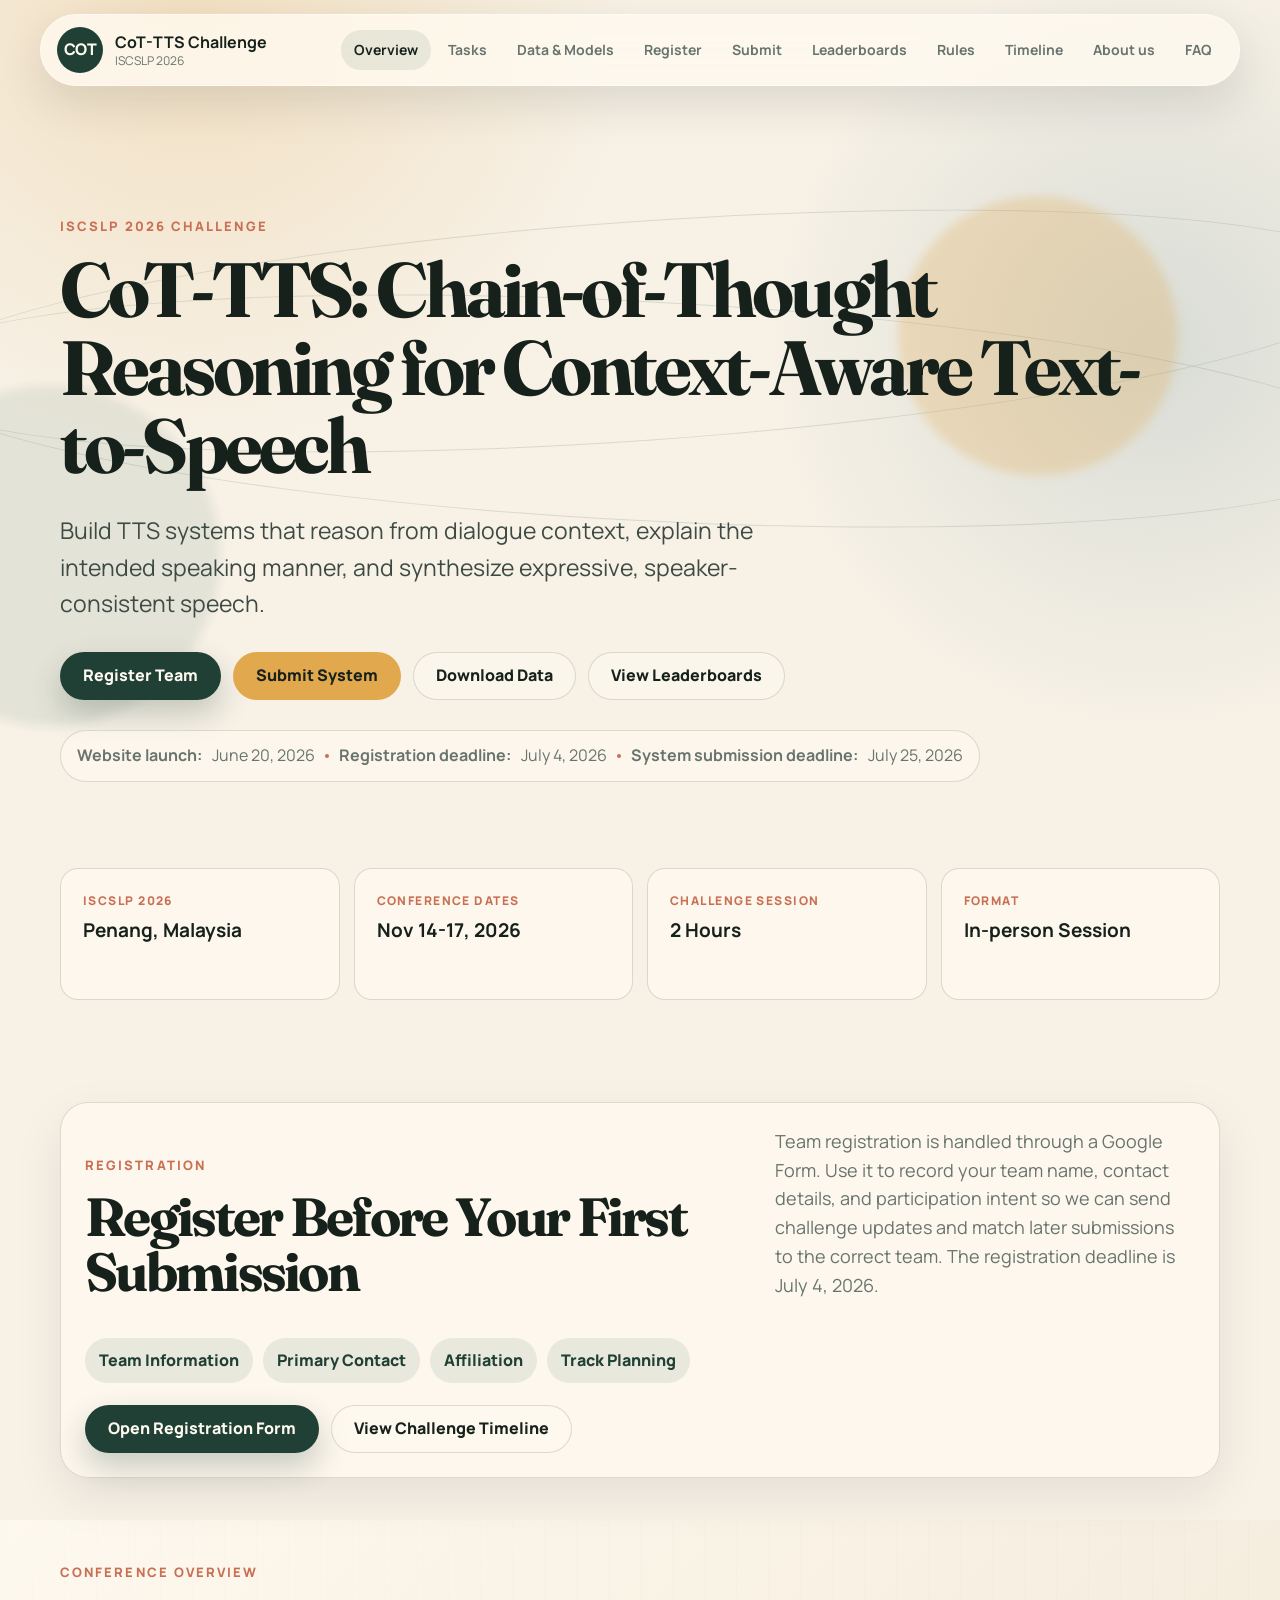
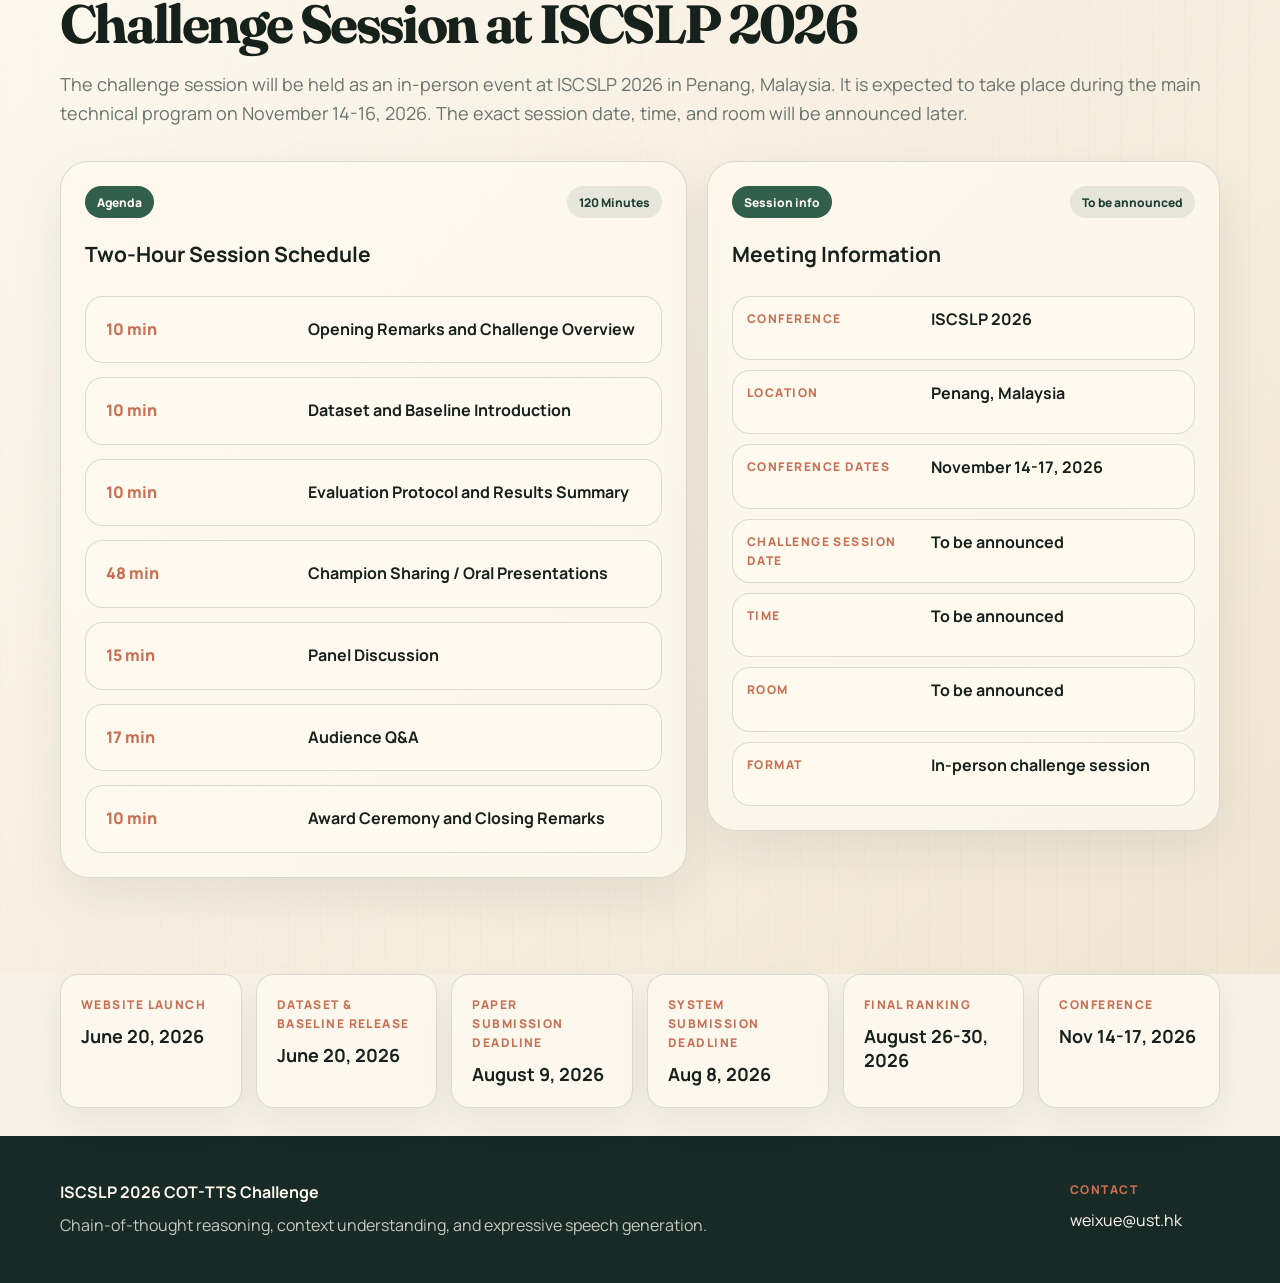
<file: index.html>
<!doctype html>
<html lang="en">
  <head>
    <meta charset="utf-8">
    <meta name="viewport" content="width=device-width, initial-scale=1">
    <meta name="description" content="ISCSLP 2026 CoT-TTS Challenge: Chain-of-Thought Reasoning for Context-Aware Text-to-Speech">
    <title>Overview | ISCSLP 2026</title>
    <link rel="preconnect" href="https://fonts.googleapis.com">
    <link rel="preconnect" href="https://fonts.gstatic.com" crossorigin>
    <link href="https://fonts.googleapis.com/css2?family=Fraunces:opsz,wght@9..144,600;9..144,750&family=Manrope:wght@400;500;600;700;800&display=swap" rel="stylesheet">
    <link rel="stylesheet" href="styles.css">
  </head>
  <body>
    <header class="site-header" >
      <a class="brand" href="index.html" aria-label="Go to overview">
        <span class="brand-mark">COT</span>
        <span>
          <strong>CoT-TTS Challenge</strong>
          <small>ISCSLP 2026</small>
        </span>
      </a>
      <button class="nav-toggle" type="button" aria-expanded="false" aria-controls="site-nav">
        <span></span>
        <span></span>
      </button>
      <nav class="site-nav" id="site-nav" aria-label="Primary navigation">
        <a href="index.html">Overview</a>
        <a href="tasks.html">Tasks</a>
        <a href="resources.html">Data & Models</a>
        <a href="https://docs.google.com/forms/d/e/1FAIpQLSdpfl5xI0nBUQJxdKUBR28gNc4p3qWKz-i7frjGPSULGJuAfw/viewform?usp=dialog" target="_blank" rel="noreferrer">Register</a>
        <a href="submit.html">Submit</a>
        <a href="leaderboards.html">Leaderboards</a>
        <a href="rules.html">Rules</a>
        <a href="timeline.html">Timeline</a>
        <a href="community.html">About us</a>
        <a href="faq.html">FAQ</a>
      </nav>
    </header>

    <main>
      <section class="hero section-pad overview-hero" id="overview">
        <div class="hero-bg" aria-hidden="true">
          <span class="wave wave-a"></span>
          <span class="wave wave-b"></span>
          <span class="orb orb-a"></span>
          <span class="orb orb-b"></span>
        </div>
        <div class="container hero-grid">
          <div class="hero-copy reveal">
            <p class="eyebrow">ISCSLP 2026 challenge</p>
            <h1>CoT-TTS: Chain-of-Thought Reasoning for Context-Aware Text-to-Speech</h1>
            <p class="lead">
              Build TTS systems that reason from dialogue context,
              explain the intended speaking manner, and synthesize expressive,
              speaker-consistent speech.
            </p>
            <div class="hero-actions">
              <a class="btn primary" href="https://docs.google.com/forms/d/e/1FAIpQLSdpfl5xI0nBUQJxdKUBR28gNc4p3qWKz-i7frjGPSULGJuAfw/viewform?usp=dialog" target="_blank" rel="noreferrer">Register Team</a>
              <a class="btn secondary" href="submit.html">Submit System</a>
              <a class="btn ghost" href="resources.html">Download Data</a>
              <a class="btn ghost" href="leaderboards.html">View Leaderboards</a>
            </div>
            <div class="notice">
              <strong>Website launch:</strong> June 20, 2026
              <span></span>
              <strong>Registration deadline:</strong> July 4, 2026
              <span></span>
              <strong>System submission deadline:</strong> July 25, 2026
            </div>
          </div>
        </div>
      </section>

      <section class="section-pad compact overview-stats">
        <div class="container">
          <div class="facts reveal">
            <article>
              <span>ISCSLP 2026</span>
              <strong>Penang, Malaysia</strong>
            </article>
            <article>
              <span>Conference Dates</span>
              <strong>Nov 14-17, 2026</strong>
            </article>
            <article>
              <span>Challenge Session</span>
              <strong>2 Hours</strong>
            </article>
            <article>
              <span>Format</span>
              <strong>In-person Session</strong>
            </article>
          </div>
        </div>
      </section>

      <section class="section-pad compact">
        <div class="container">
          <div class="access-panel reveal">
            <div class="section-heading split registration-heading">
              <div>
                <p class="eyebrow">Registration</p>
                <h2>Register Before Your First Submission</h2>
              </div>
              <p>
                Team registration is handled through a Google Form. Use it to record your
                team name, contact details, and participation intent so we can send
                challenge updates and match later submissions to the correct team. The
                registration deadline is July 4, 2026.
              </p>
            </div>
            <div class="access-steps">
              <span>Team Information</span>
              <span>Primary Contact</span>
              <span>Affiliation</span>
              <span>Track Planning</span>
            </div>
            <div class="hero-actions registration-actions">
              <a class="btn primary" href="https://docs.google.com/forms/d/e/1FAIpQLSdpfl5xI0nBUQJxdKUBR28gNc4p3qWKz-i7frjGPSULGJuAfw/viewform?usp=dialog" target="_blank" rel="noreferrer">Open Registration Form</a>
              <a class="btn ghost" href="timeline.html">View Challenge Timeline</a>
            </div>
          </div>
        </div>
      </section>

      <section class="section-pad tint overview-session-section">
        <div class="container">
          <div class="section-heading overview-heading reveal">
            <div>
              <p class="eyebrow">Conference overview</p>
              <h2>Challenge Session at ISCSLP 2026</h2>
            </div>
            <p>
              The challenge session will be held as an in-person event at ISCSLP 2026 in
              Penang, Malaysia. It is expected to take place during the main technical
              program on November 14-16, 2026. The exact session date, time, and room
              will be announced later.
            </p>
          </div>

          <div class="overview-grid">
            <article class="overview-card reveal">
              <div class="track-top">
                <span class="tag">Agenda</span>
                <span class="pill">120 Minutes</span>
              </div>
              <h3>Two-Hour Session Schedule</h3>
              <div class="timeline overview-timeline compact-agenda">
                <div><time>10 min</time><strong>Opening Remarks and Challenge Overview</strong></div>
                <div><time>10 min</time><strong>Dataset and Baseline Introduction</strong></div>
                <div><time>10 min</time><strong>Evaluation Protocol and Results Summary</strong></div>
                <div>
                  <time>48 min</time>
                  <strong>Champion Sharing / Oral Presentations</strong>
                </div>
                <div><time>15 min</time><strong>Panel Discussion</strong></div>
                <div><time>17 min</time><strong>Audience Q&amp;A</strong></div>
                <div><time>10 min</time><strong>Award Ceremony and Closing Remarks</strong></div>
              </div>
            </article>

            <div class="overview-side reveal delay-1">
              <article class="overview-card meeting-card">
                <div class="track-top">
                  <span class="tag">Session info</span>
                  <span class="pill">To be announced</span>
                </div>
                <h3>Meeting Information</h3>
                <div class="meeting-list">
                  <div><span>Conference</span><strong>ISCSLP 2026</strong></div>
                  <div><span>Location</span><strong>Penang, Malaysia</strong></div>
                  <div><span>Conference Dates</span><strong>November 14-17, 2026</strong></div>
                  <div><span>Challenge Session Date</span><strong>To be announced</strong></div>
                  <div><span>Time</span><strong>To be announced</strong></div>
                  <div><span>Room</span><strong>To be announced</strong></div>
                  <div><span>Format</span><strong>In-person challenge session</strong></div>
                </div>
              </article>
            </div>
          </div>
        </div>
      </section>
    </main>

    <section class="important-dates-strip">
      <div class="container important-dates-grid">
        <article>
          <span>Website Launch</span>
          <strong>June 20, 2026</strong>
        </article>
        <article>
          <span>Dataset &amp; Baseline Release</span>
          <strong>June 20, 2026</strong>
        </article>
        <article>
          <span>Paper Submission Deadline</span>
          <strong>August 9, 2026</strong>
        </article>
        <article>
          <span>System Submission Deadline</span>
          <strong>Aug 8, 2026</strong>
        </article>
        <article>
          <span>Final Ranking</span>
          <strong>August 26-30, 2026</strong>
        </article>
        <article>
          <span>Conference</span>
          <strong>Nov 14-17, 2026</strong>
        </article>
      </div>
    </section>

    <footer class="site-footer">
      <div class="container footer-grid">
        <div>
          <strong>ISCSLP 2026 COT-TTS Challenge</strong>
          <p>Chain-of-thought reasoning, context understanding, and expressive speech generation.</p>
        </div>
        <div>
          <span>Contact</span>
          <a href="mailto:weixue@ust.hk">weixue@ust.hk</a>
        </div>
      </div>
    </footer>

    <script src="script.js"></script>
  </body>
</html>
</file>
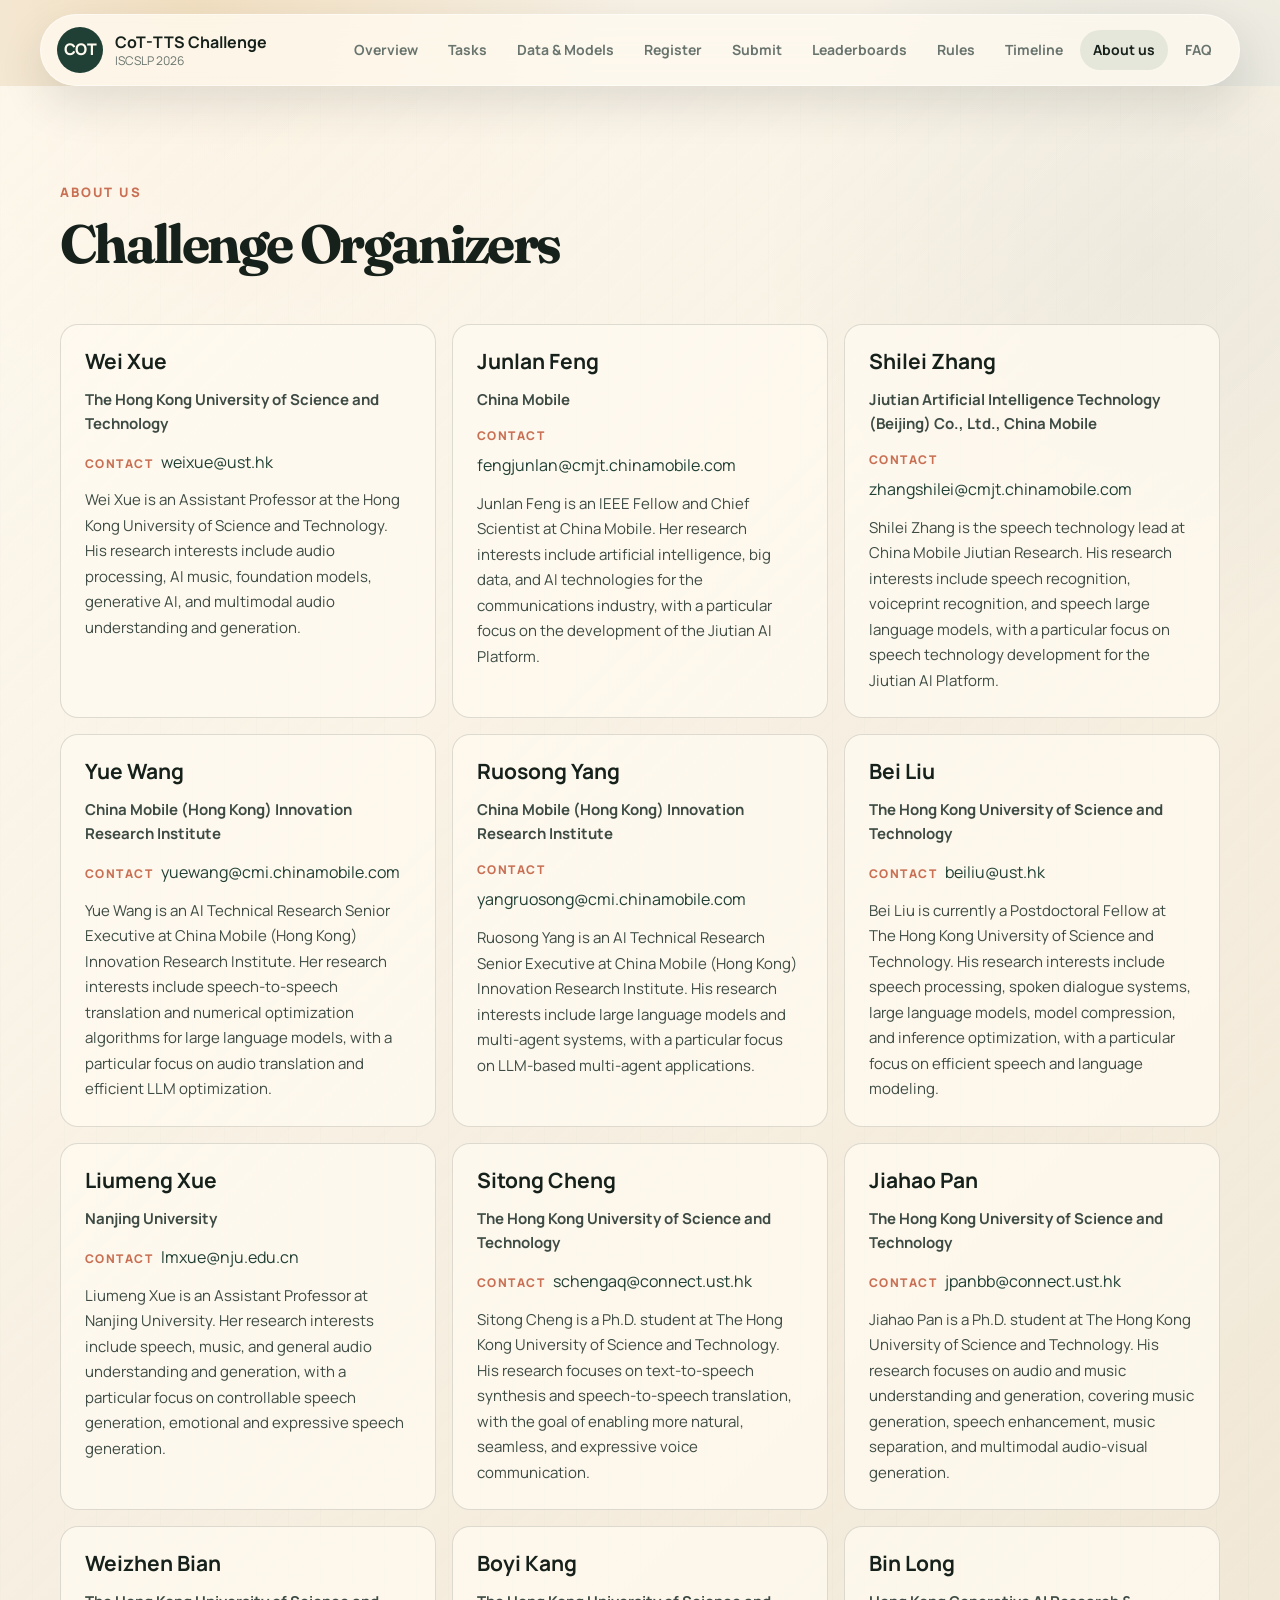
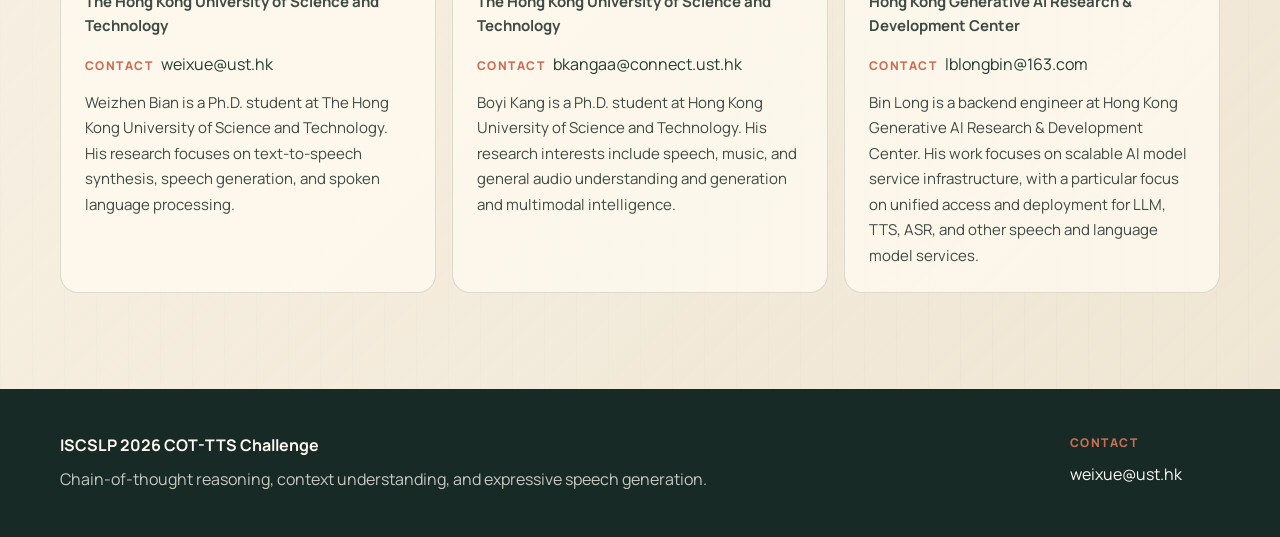
<file: community.html>
<!doctype html>
<html lang="en">
  <head>
    <meta charset="utf-8">
    <meta name="viewport" content="width=device-width, initial-scale=1">
    <meta name="description" content="ISCSLP 2026 CoT-TTS Challenge: Chain-of-Thought Reasoning for Context-Aware Text-to-Speech">
    <title>About us | ISCSLP 2026</title>
    <link rel="preconnect" href="https://fonts.googleapis.com">
    <link rel="preconnect" href="https://fonts.gstatic.com" crossorigin>
    <link href="https://fonts.googleapis.com/css2?family=Fraunces:opsz,wght@9..144,600;9..144,750&family=Manrope:wght@400;500;600;700;800&display=swap" rel="stylesheet">
    <link rel="stylesheet" href="styles.css">
  </head>
  <body>
    <header class="site-header" >
      <a class="brand" href="index.html" aria-label="Go to overview">
        <span class="brand-mark">COT</span>
        <span>
          <strong>CoT-TTS Challenge</strong>
          <small>ISCSLP 2026</small>
        </span>
      </a>
      <button class="nav-toggle" type="button" aria-expanded="false" aria-controls="site-nav">
        <span></span>
        <span></span>
      </button>
      <nav class="site-nav" id="site-nav" aria-label="Primary navigation">
        <a href="index.html">Overview</a>
        <a href="tasks.html">Tasks</a>
        <a href="resources.html">Data & Models</a>
        <a href="https://docs.google.com/forms/d/e/1FAIpQLSdpfl5xI0nBUQJxdKUBR28gNc4p3qWKz-i7frjGPSULGJuAfw/viewform?usp=dialog" target="_blank" rel="noreferrer">Register</a>
        <a href="submit.html">Submit</a>
        <a href="leaderboards.html">Leaderboards</a>
        <a href="rules.html">Rules</a>
        <a href="timeline.html">Timeline</a>
        <a href="community.html">About us</a>
        <a href="faq.html">FAQ</a>
      </nav>
    </header>

    <main>
      <section class="section-pad tint" id="community">
        <div class="container">
          <div class="section-heading split reveal">
            <div>
              <p class="eyebrow">About us</p>
              <h2>Challenge Organizers</h2>
            </div>
          </div>
          <div class="people-grid reveal">
            <article class="person-card">
              <h3>Wei Xue</h3>
              <p class="person-meta">The Hong Kong University of Science and Technology</p>
              <p class="person-contact"><span>Contact</span><a href="mailto:weixue@ust.hk">weixue@ust.hk</a></p>
              <p class="person-bio">Wei Xue is an Assistant Professor at the Hong Kong University of Science and Technology. His research interests include audio processing, AI music, foundation models, generative AI, and multimodal audio understanding and generation.</p>
            </article>
            <article class="person-card">
              <h3>Junlan Feng</h3>
              <p class="person-meta">China Mobile</p>
              <p class="person-contact"><span>Contact</span><a href="mailto:fengjunlan@cmjt.chinamobile.com">fengjunlan@cmjt.chinamobile.com</a></p>
              <p class="person-bio">Junlan Feng is an IEEE Fellow and Chief Scientist at China Mobile. Her research interests include artificial intelligence, big data, and AI technologies for the communications industry, with a particular focus on the development of the Jiutian AI Platform.</p>
            </article>
            <article class="person-card">
              <h3>Shilei Zhang</h3>
              <p class="person-meta">Jiutian Artificial Intelligence Technology (Beijing) Co., Ltd., China Mobile</p>
              <p class="person-contact"><span>Contact</span><a href="mailto:zhangshilei@cmjt.chinamobile.com">zhangshilei@cmjt.chinamobile.com</a></p>
              <p class="person-bio">Shilei Zhang is the speech technology lead at China Mobile Jiutian Research. His research interests include speech recognition, voiceprint recognition, and speech large language models, with a particular focus on speech technology development for the Jiutian AI Platform.</p>
            </article>
            <article class="person-card">
              <h3>Yue Wang</h3>
              <p class="person-meta">China Mobile (Hong Kong) Innovation Research Institute</p>
              <p class="person-contact"><span>Contact</span><a href="mailto:yuewang@cmi.chinamobile.com">yuewang@cmi.chinamobile.com</a></p>
              <p class="person-bio">Yue Wang is an AI Technical Research Senior Executive at China Mobile (Hong Kong) Innovation Research Institute. Her research interests include speech-to-speech translation and numerical optimization algorithms for large language models, with a particular focus on audio translation and efficient LLM optimization.</p>
            </article>
            <article class="person-card">
              <h3>Ruosong Yang</h3>
              <p class="person-meta">China Mobile (Hong Kong) Innovation Research Institute</p>
              <p class="person-contact"><span>Contact</span><a href="mailto:yangruosong@cmi.chinamobile.com">yangruosong@cmi.chinamobile.com</a></p>
              <p class="person-bio">Ruosong Yang is an AI Technical Research Senior Executive at China Mobile (Hong Kong) Innovation Research Institute. His research interests include large language models and multi-agent systems, with a particular focus on LLM-based multi-agent applications.</p>
            </article>
            <article class="person-card">
              <h3>Bei Liu</h3>
              <p class="person-meta">The Hong Kong University of Science and Technology</p>
              <p class="person-contact"><span>Contact</span><a href="mailto:beiliu@ust.hk">beiliu@ust.hk</a></p>
              <p class="person-bio">Bei Liu is currently a Postdoctoral Fellow at The Hong Kong University of Science and Technology. His research interests include speech processing, spoken dialogue systems, large language models, model compression, and inference optimization, with a particular focus on efficient speech and language modeling.</p>
            </article>
            <article class="person-card">
              <h3>Liumeng Xue</h3>
              <p class="person-meta">Nanjing University</p>
              <p class="person-contact"><span>Contact</span><a href="mailto:lmxue@nju.edu.cn">lmxue@nju.edu.cn</a></p>
              <p class="person-bio">Liumeng Xue is an Assistant Professor at Nanjing University. Her research interests include speech, music, and general audio understanding and generation, with a particular focus on controllable speech generation, emotional and expressive speech generation.</p>
            </article>
            <article class="person-card">
              <h3>Sitong Cheng</h3>
              <p class="person-meta">The Hong Kong University of Science and Technology</p>
              <p class="person-contact"><span>Contact</span><a href="mailto:schengaq@connect.ust.hk">schengaq@connect.ust.hk</a></p>
              <p class="person-bio">Sitong Cheng is a Ph.D. student at The Hong Kong University of Science and Technology. His research focuses on text-to-speech synthesis and speech-to-speech translation, with the goal of enabling more natural, seamless, and expressive voice communication.</p>
            </article>
            <article class="person-card">
              <h3>Jiahao Pan</h3>
              <p class="person-meta">The Hong Kong University of Science and Technology</p>
              <p class="person-contact"><span>Contact</span><a href="mailto:jpanbb@connect.ust.hk">jpanbb@connect.ust.hk</a></p>
              <p class="person-bio">Jiahao Pan is a Ph.D. student at The Hong Kong University of Science and Technology. His research focuses on audio and music understanding and generation, covering music generation, speech enhancement, music separation, and multimodal audio-visual generation.</p>
            </article>
            <article class="person-card">
              <h3>Weizhen Bian</h3>
              <p class="person-meta">The Hong Kong University of Science and Technology</p>
              <p class="person-contact"><span>Contact</span><a href="mailto:weixue@ust.hk">weixue@ust.hk</a></p>
              <p class="person-bio">Weizhen Bian is a Ph.D. student at The Hong Kong University of Science and Technology. His research focuses on text-to-speech synthesis, speech generation, and spoken language processing.</p>
            </article>
            <article class="person-card">
              <h3>Boyi Kang</h3>
              <p class="person-meta">The Hong Kong University of Science and Technology</p>
              <p class="person-contact"><span>Contact</span><a href="mailto:bkangaa@connect.ust.hk">bkangaa@connect.ust.hk</a></p>
              <p class="person-bio">Boyi Kang is a Ph.D. student at Hong Kong University of Science and Technology. His research interests include speech, music, and general audio understanding and generation and multimodal intelligence.</p>
            </article>
            <article class="person-card">
              <h3>Bin Long</h3>
              <p class="person-meta">Hong Kong Generative AI Research &amp; Development Center</p>
              <p class="person-contact"><span>Contact</span><a href="mailto:lblongbin@163.com">lblongbin@163.com</a></p>
              <p class="person-bio">Bin Long is a backend engineer at Hong Kong Generative AI Research &amp; Development Center. His work focuses on scalable AI model service infrastructure, with a particular focus on unified access and deployment for LLM, TTS, ASR, and other speech and language model services.</p>
            </article>
          </div>
        </div>
      </section>
    </main>

    <footer class="site-footer">
      <div class="container footer-grid">
        <div>
          <strong>ISCSLP 2026 COT-TTS Challenge</strong>
          <p>Chain-of-thought reasoning, context understanding, and expressive speech generation.</p>
        </div>
        <div>
          <span>Contact</span>
          <a href="mailto:weixue@ust.hk">weixue@ust.hk</a>
        </div>
      </div>
    </footer>

    <script src="script.js"></script>
  </body>
</html>
</file>
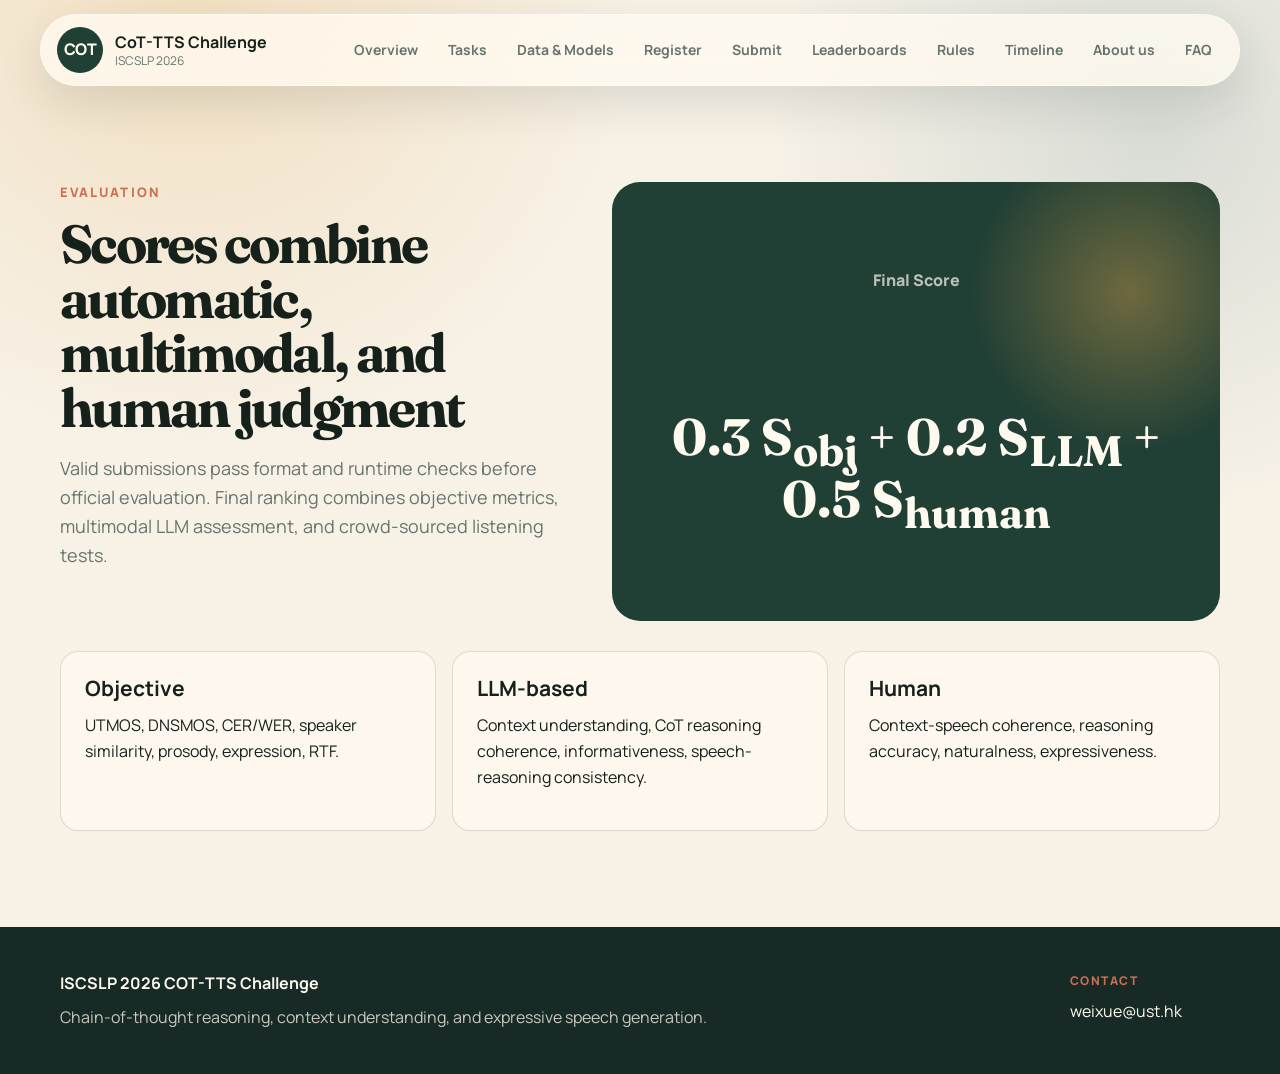
<file: evaluation.html>
<!doctype html>
<html lang="en">
  <head>
    <meta charset="utf-8">
    <meta name="viewport" content="width=device-width, initial-scale=1">
    <meta name="description" content="ISCSLP 2026 CoT-TTS Challenge: Chain-of-Thought Reasoning for Context-Aware Text-to-Speech">
    <title>Evaluation | ISCSLP 2026</title>
    <link rel="preconnect" href="https://fonts.googleapis.com">
    <link rel="preconnect" href="https://fonts.gstatic.com" crossorigin>
    <link href="https://fonts.googleapis.com/css2?family=Fraunces:opsz,wght@9..144,600;9..144,750&family=Manrope:wght@400;500;600;700;800&display=swap" rel="stylesheet">
    <link rel="stylesheet" href="styles.css">
  </head>
  <body>
    <header class="site-header" >
      <a class="brand" href="index.html" aria-label="Go to overview">
        <span class="brand-mark">COT</span>
        <span>
          <strong>CoT-TTS Challenge</strong>
          <small>ISCSLP 2026</small>
        </span>
      </a>
      <button class="nav-toggle" type="button" aria-expanded="false" aria-controls="site-nav">
        <span></span>
        <span></span>
      </button>
      <nav class="site-nav" id="site-nav" aria-label="Primary navigation">
        <a href="index.html">Overview</a>
        <a href="tasks.html">Tasks</a>
        <a href="resources.html">Data & Models</a>
        <a href="https://docs.google.com/forms/d/e/1FAIpQLSdpfl5xI0nBUQJxdKUBR28gNc4p3qWKz-i7frjGPSULGJuAfw/viewform?usp=dialog" target="_blank" rel="noreferrer">Register</a>
        <a href="submit.html">Submit</a>
        <a href="leaderboards.html">Leaderboards</a>
        <a href="rules.html">Rules</a>
        <a href="timeline.html">Timeline</a>
        <a href="community.html">About us</a>
        <a href="faq.html">FAQ</a>
      </nav>
    </header>

    <main>
      <section class="section-pad" id="evaluation">
        <div class="container evaluation-grid">
          <div class="section-heading reveal">
            <p class="eyebrow">Evaluation</p>
            <h2>Scores combine automatic, multimodal, and human judgment</h2>
            <p>
              Valid submissions pass format and runtime checks before official
              evaluation. Final ranking combines objective metrics, multimodal
              LLM assessment, and crowd-sourced listening tests.
            </p>
          </div>
          <div class="score-formula reveal delay-1">
            <span>Final Score</span>
            <strong>0.3 S<sub>obj</sub> + 0.2 S<sub>LLM</sub> + 0.5 S<sub>human</sub></strong>
          </div>
          <div class="metric-list reveal delay-2">
            <article>
              <h3>Objective</h3>
              <p>UTMOS, DNSMOS, CER/WER, speaker similarity, prosody, expression, RTF.</p>
            </article>
            <article>
              <h3>LLM-based</h3>
              <p>Context understanding, CoT reasoning coherence, informativeness, speech-reasoning consistency.</p>
            </article>
            <article>
              <h3>Human</h3>
              <p>Context-speech coherence, reasoning accuracy, naturalness, expressiveness.</p>
            </article>
          </div>
        </div>
      </section>
    </main>

    <footer class="site-footer">
      <div class="container footer-grid">
        <div>
          <strong>ISCSLP 2026 COT-TTS Challenge</strong>
          <p>Chain-of-thought reasoning, context understanding, and expressive speech generation.</p>
        </div>
        <div>
          <span>Contact</span>
          <a href="mailto:weixue@ust.hk">weixue@ust.hk</a>
        </div>
      </div>
    </footer>

    <script src="script.js"></script>
  </body>
</html>
</file>
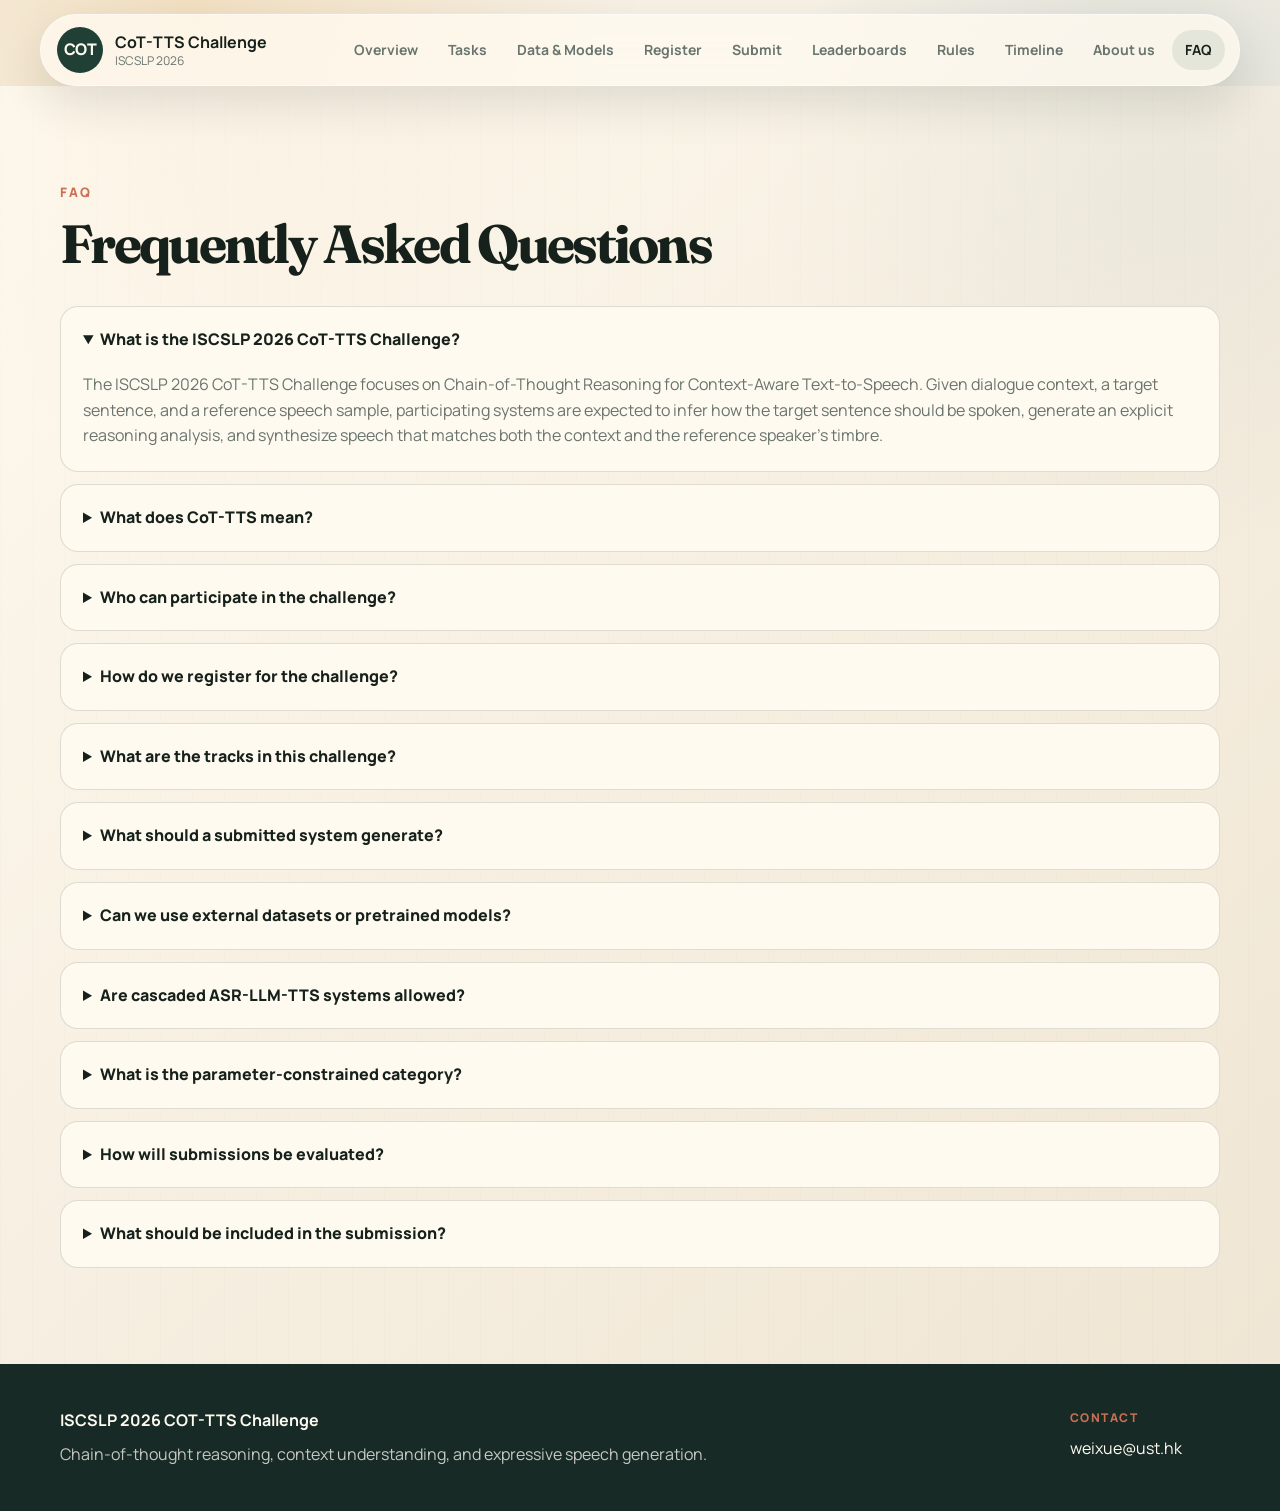
<file: faq.html>
<!doctype html>
<html lang="en">
  <head>
    <meta charset="utf-8">
    <meta name="viewport" content="width=device-width, initial-scale=1">
    <meta name="description" content="ISCSLP 2026 CoT-TTS Challenge: Chain-of-Thought Reasoning for Context-Aware Text-to-Speech">
    <title>FAQ | ISCSLP 2026</title>
    <link rel="preconnect" href="https://fonts.googleapis.com">
    <link rel="preconnect" href="https://fonts.gstatic.com" crossorigin>
    <link href="https://fonts.googleapis.com/css2?family=Fraunces:opsz,wght@9..144,600;9..144,750&family=Manrope:wght@400;500;600;700;800&display=swap" rel="stylesheet">
    <link rel="stylesheet" href="styles.css">
  </head>
  <body>
    <header class="site-header" >
      <a class="brand" href="index.html" aria-label="Go to overview">
        <span class="brand-mark">COT</span>
        <span>
          <strong>CoT-TTS Challenge</strong>
          <small>ISCSLP 2026</small>
        </span>
      </a>
      <button class="nav-toggle" type="button" aria-expanded="false" aria-controls="site-nav">
        <span></span>
        <span></span>
      </button>
      <nav class="site-nav" id="site-nav" aria-label="Primary navigation">
        <a href="index.html">Overview</a>
        <a href="tasks.html">Tasks</a>
        <a href="resources.html">Data & Models</a>
        <a href="https://docs.google.com/forms/d/e/1FAIpQLSdpfl5xI0nBUQJxdKUBR28gNc4p3qWKz-i7frjGPSULGJuAfw/viewform?usp=dialog" target="_blank" rel="noreferrer">Register</a>
        <a href="submit.html">Submit</a>
        <a href="leaderboards.html">Leaderboards</a>
        <a href="rules.html">Rules</a>
        <a href="timeline.html">Timeline</a>
        <a href="community.html">About us</a>
        <a href="faq.html">FAQ</a>
      </nav>
    </header>

    <main>
      <section class="section-pad tint" id="faq">
        <div class="container">
          <div class="section-heading reveal">
            <p class="eyebrow">FAQ</p>
            <h2>Frequently Asked Questions</h2>
          </div>
          <div class="faq-list reveal delay-1">
            <details open>
              <summary>What is the ISCSLP 2026 CoT-TTS Challenge?</summary>
              <p>The ISCSLP 2026 CoT-TTS Challenge focuses on Chain-of-Thought Reasoning for Context-Aware Text-to-Speech. Given dialogue context, a target sentence, and a reference speech sample, participating systems are expected to infer how the target sentence should be spoken, generate an explicit reasoning analysis, and synthesize speech that matches both the context and the reference speaker's timbre.</p>
            </details>
            <details>
              <summary>What does CoT-TTS mean?</summary>
              <p>CoT-TTS stands for Chain-of-Thought Text-to-Speech. Instead of requiring users to manually provide style prompts such as "angry," "sad," or "excited," the system should reason from the previous context and decide the appropriate speaking style automatically.</p>
            </details>
            <details>
              <summary>Who can participate in the challenge?</summary>
              <p>The challenge is open to teams and individuals from academia and industry. Researchers, students, and engineers working on text-to-speech synthesis, speech foundation models, spoken dialogue systems, multimodal learning, and expressive speech generation are welcome to participate.</p>
            </details>
            <details>
              <summary>How do we register for the challenge?</summary>
              <p>Registration is handled through the official <a class="inline-link" href="https://docs.google.com/forms/d/e/1FAIpQLSdpfl5xI0nBUQJxdKUBR28gNc4p3qWKz-i7frjGPSULGJuAfw/viewform?usp=dialog" target="_blank" rel="noreferrer">Google Form</a>. Teams should complete the form by July 4, 2026 so organizer-side registration and later system submissions stay matched correctly.</p>
            </details>
            <details>
              <summary>What are the tracks in this challenge?</summary>
              <p>The challenge contains two tracks. Track 1 is Text-Context-Aware CoT-TTS, where the system receives previous dialogue turns as speaker-labeled text. Track 2 is Audio-Context-Aware CoT-TTS, where the system receives the previous dialogue as a continuous audio segment.</p>
            </details>
            <details>
              <summary>What should a submitted system generate?</summary>
              <p>For each test sample, the system should generate two outputs: a reasoning analysis and a speech waveform. The reasoning analysis should explain the intended speaking manner of the target sentence, while the generated speech should preserve the reference speaker's timbre and remain consistent with the inferred speaking style.</p>
            </details>
            <details>
              <summary>Can we use external datasets or pretrained models?</summary>
              <p>Yes. Participants may use external datasets and publicly available pretrained models, as long as they are permitted for academic research. Any external data, pretrained models, synthetic data, data augmentation strategies, or post-processing methods must be clearly described in the system description paper.</p>
            </details>
            <details>
              <summary>Are cascaded ASR-LLM-TTS systems allowed?</summary>
              <p>No. Cascaded systems such as ASR-LLM-TTS pipelines are not allowed. Participants are expected to build end-to-end systems that directly perform context-aware reasoning and speech generation.</p>
            </details>
            <details>
              <summary>What is the parameter-constrained category?</summary>
              <p>Each track includes a parameter-constrained category for systems with fewer than 1B parameters during inference. This category is designed to encourage efficient modeling and make the challenge more accessible to teams with limited computational resources.</p>
            </details>
            <details>
              <summary>How will submissions be evaluated?</summary>
              <p>The final score will combine objective evaluation, LLM-based evaluation, and human subjective evaluation. Objective metrics will measure factors such as speech quality, intelligibility, speaker similarity, prosody, and efficiency. LLM-based evaluation will assess the reasoning output and its consistency with the generated speech. Human evaluation will focus on contextual coherence, reasoning accuracy, reasoning informativeness, and speech-reasoning consistency.</p>
            </details>
            <details>
              <summary>What should be included in the submission?</summary>
              <p>Each submission should include the inference code, runtime environment, trained model or checkpoints, and a short system description paper. The inference code must be executable on the official evaluation set and should generate both reasoning analyses and speech waveforms. The submitted system must run without internet access during official evaluation.</p>
            </details>
          </div>
        </div>
      </section>
    </main>

    <footer class="site-footer">
      <div class="container footer-grid">
        <div>
          <strong>ISCSLP 2026 COT-TTS Challenge</strong>
          <p>Chain-of-thought reasoning, context understanding, and expressive speech generation.</p>
        </div>
        <div>
          <span>Contact</span>
          <a href="mailto:weixue@ust.hk">weixue@ust.hk</a>
        </div>
      </div>
    </footer>

    <script src="script.js"></script>
  </body>
</html>
</file>
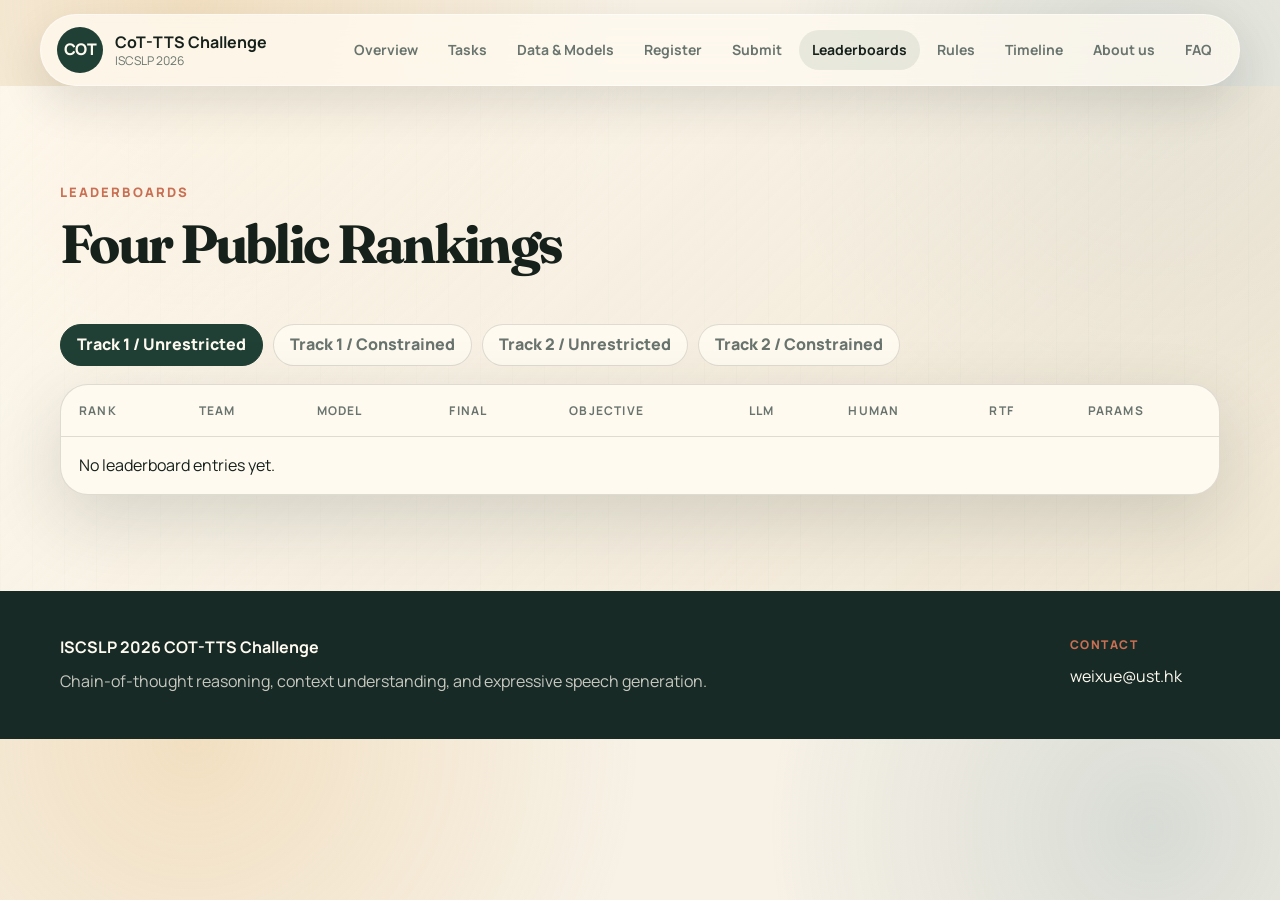
<file: leaderboards.html>
<!doctype html>
<html lang="en">
  <head>
    <meta charset="utf-8">
    <meta name="viewport" content="width=device-width, initial-scale=1">
    <meta name="description" content="ISCSLP 2026 CoT-TTS Challenge: Chain-of-Thought Reasoning for Context-Aware Text-to-Speech">
    <title>Leaderboards | ISCSLP 2026</title>
    <link rel="preconnect" href="https://fonts.googleapis.com">
    <link rel="preconnect" href="https://fonts.gstatic.com" crossorigin>
    <link href="https://fonts.googleapis.com/css2?family=Fraunces:opsz,wght@9..144,600;9..144,750&family=Manrope:wght@400;500;600;700;800&display=swap" rel="stylesheet">
    <link rel="stylesheet" href="styles.css">
  </head>
  <body>
    <header class="site-header" >
      <a class="brand" href="index.html" aria-label="Go to overview">
        <span class="brand-mark">COT</span>
        <span>
          <strong>CoT-TTS Challenge</strong>
          <small>ISCSLP 2026</small>
        </span>
      </a>
      <button class="nav-toggle" type="button" aria-expanded="false" aria-controls="site-nav">
        <span></span>
        <span></span>
      </button>
      <nav class="site-nav" id="site-nav" aria-label="Primary navigation">
        <a href="index.html">Overview</a>
        <a href="tasks.html">Tasks</a>
        <a href="resources.html">Data & Models</a>
        <a href="https://docs.google.com/forms/d/e/1FAIpQLSdpfl5xI0nBUQJxdKUBR28gNc4p3qWKz-i7frjGPSULGJuAfw/viewform?usp=dialog" target="_blank" rel="noreferrer">Register</a>
        <a href="submit.html">Submit</a>
        <a href="leaderboards.html">Leaderboards</a>
        <a href="rules.html">Rules</a>
        <a href="timeline.html">Timeline</a>
        <a href="community.html">About us</a>
        <a href="faq.html">FAQ</a>
      </nav>
    </header>

    <main>
      <section class="section-pad tint" id="leaderboards">
        <div class="container">
          <div class="section-heading split reveal">
            <div>
              <p class="eyebrow">Leaderboards</p>
              <h2>Four Public Rankings</h2>
            </div>
          </div>
          <div class="leaderboard-tabs reveal" role="tablist" aria-label="Leaderboards">
            <button class="active" type="button" data-board="t1u">Track 1 / Unrestricted</button>
            <button type="button" data-board="t1s">Track 1 / Constrained</button>
            <button type="button" data-board="t2u">Track 2 / Unrestricted</button>
            <button type="button" data-board="t2s">Track 2 / Constrained</button>
          </div>
          <div class="table-wrap reveal delay-1">
            <table>
              <thead>
                <tr>
                  <th>Rank</th>
                  <th>Team</th>
                  <th>Model</th>
                  <th>Final</th>
                  <th>Objective</th>
                  <th>LLM</th>
                  <th>Human</th>
                  <th>RTF</th>
                  <th>Params</th>
                </tr>
              </thead>
              <tbody id="leaderboard-body"></tbody>
            </table>
          </div>
        </div>
      </section>
    </main>

    <footer class="site-footer">
      <div class="container footer-grid">
        <div>
          <strong>ISCSLP 2026 COT-TTS Challenge</strong>
          <p>Chain-of-thought reasoning, context understanding, and expressive speech generation.</p>
        </div>
        <div>
          <span>Contact</span>
          <a href="mailto:weixue@ust.hk">weixue@ust.hk</a>
        </div>
      </div>
    </footer>

    <script src="script.js"></script>
  </body>
</html>
</file>
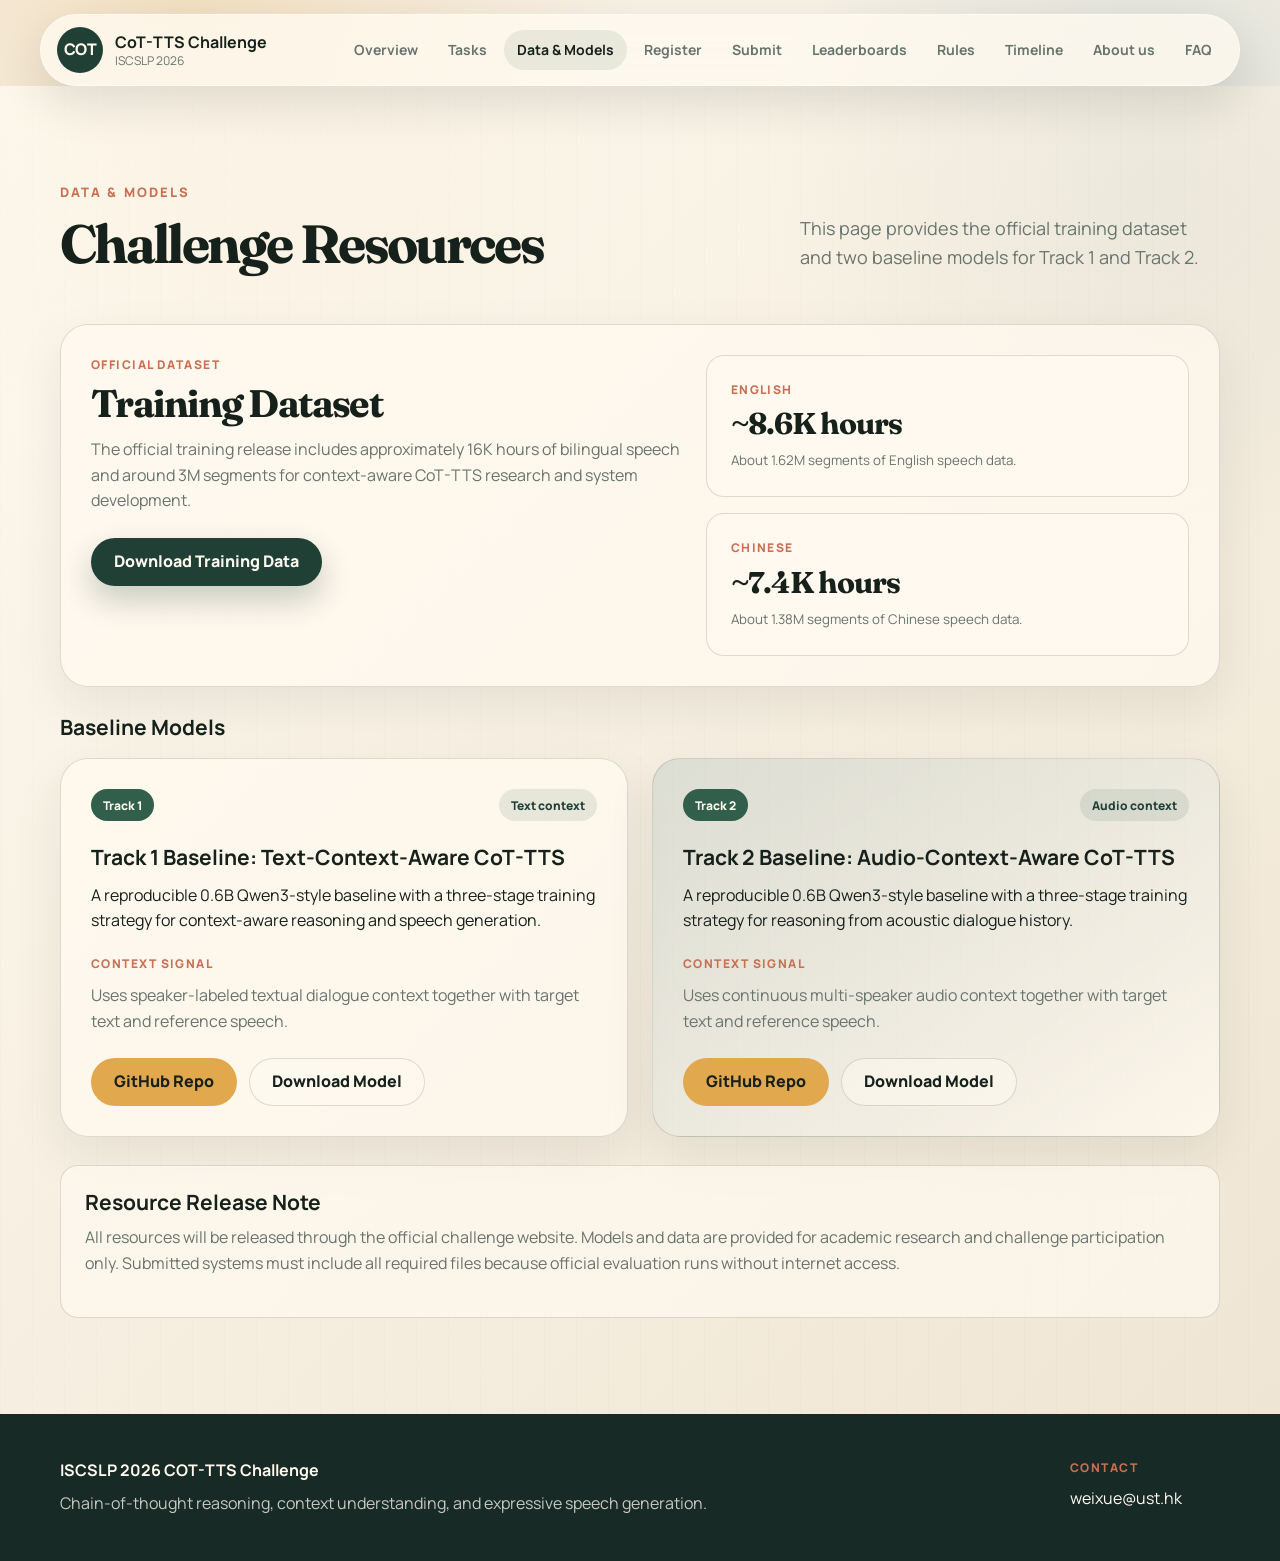
<file: resources.html>
<!doctype html>
<html lang="en">
  <head>
    <meta charset="utf-8">
    <meta name="viewport" content="width=device-width, initial-scale=1">
    <meta name="description" content="ISCSLP 2026 CoT-TTS Challenge: Chain-of-Thought Reasoning for Context-Aware Text-to-Speech">
    <title>Data & Models | ISCSLP 2026</title>
    <link rel="preconnect" href="https://fonts.googleapis.com">
    <link rel="preconnect" href="https://fonts.gstatic.com" crossorigin>
    <link href="https://fonts.googleapis.com/css2?family=Fraunces:opsz,wght@9..144,600;9..144,750&family=Manrope:wght@400;500;600;700;800&display=swap" rel="stylesheet">
    <link rel="stylesheet" href="styles.css">
  </head>
  <body>
    <header class="site-header" >
      <a class="brand" href="index.html" aria-label="Go to overview">
        <span class="brand-mark">COT</span>
        <span>
          <strong>CoT-TTS Challenge</strong>
          <small>ISCSLP 2026</small>
        </span>
      </a>
      <button class="nav-toggle" type="button" aria-expanded="false" aria-controls="site-nav">
        <span></span>
        <span></span>
      </button>
      <nav class="site-nav" id="site-nav" aria-label="Primary navigation">
        <a href="index.html">Overview</a>
        <a href="tasks.html">Tasks</a>
        <a href="resources.html">Data & Models</a>
        <a href="https://docs.google.com/forms/d/e/1FAIpQLSdpfl5xI0nBUQJxdKUBR28gNc4p3qWKz-i7frjGPSULGJuAfw/viewform?usp=dialog" target="_blank" rel="noreferrer">Register</a>
        <a href="submit.html">Submit</a>
        <a href="leaderboards.html">Leaderboards</a>
        <a href="rules.html">Rules</a>
        <a href="timeline.html">Timeline</a>
        <a href="community.html">About us</a>
        <a href="faq.html">FAQ</a>
      </nav>
    </header>

    <main>
      <section class="section-pad tint" id="resources">
        <div class="container">
          <div class="section-heading split reveal">
            <div>
              <p class="eyebrow">Data & models</p>
              <h2>Challenge Resources</h2>
            </div>
            <p>
              This page provides the official training dataset and two baseline
              models for Track 1 and Track 2.
            </p>
          </div>

          <article class="resource-hero-card reveal">
            <div class="resource-hero-copy">
              <span>Official dataset</span>
              <h3>Training Dataset</h3>
              <p>
                The official training release includes approximately 16K hours of
                bilingual speech and around 3M segments for context-aware CoT-TTS
                research and system development.
              </p>
              <div class="resource-actions">
                <a class="btn primary" href="https://huggingface.co/datasets/HKUSTAudio/ISCSLP2026-CoT-TTS">Download Training Data</a>
              </div>
            </div>
            <div class="resource-hero-meta">
              <div class="resource-stats-grid">
                <article>
                  <span>English</span>
                  <strong>~8.6K hours</strong>
                  <small>About 1.62M segments of English speech data.</small>
                </article>
                <article>
                  <span>Chinese</span>
                  <strong>~7.4K hours</strong>
                  <small>About 1.38M segments of Chinese speech data.</small>
                </article>
              </div>
            </div>
          </article>

          <section class="section-block reveal delay-1" aria-labelledby="baseline-models-title">
            <div class="section-heading compact-heading">
              <h3 id="baseline-models-title">Baseline Models</h3>
            </div>
            <div class="resource-baseline-grid">
              <article class="track-card">
                <div class="track-top">
                  <span class="tag">Track 1</span>
                  <span class="pill">Text context</span>
                </div>
                <h3>Track 1 Baseline: Text-Context-Aware CoT-TTS</h3>
                <p>
                  A reproducible 0.6B Qwen3-style baseline with a three-stage training
                  strategy for context-aware reasoning and speech generation.
                </p>
                <div class="track-detail">
                  <strong>Context signal</strong>
                  <p>Uses speaker-labeled textual dialogue context together with target text and reference speech.</p>
                </div>
                <div class="resource-actions">
                  <a class="btn secondary" href="https://github.com/iscslp2026-cot-tts/baseline">GitHub Repo</a>
                  <a class="btn ghost" href="https://drive.google.com/drive/folders/1kJYu4qlDp8ayzP3WXEht7-LrOTy6qeWY?usp=sharing">Download Model</a>
                </div>
              </article>
              <article class="track-card accent">
                <div class="track-top">
                  <span class="tag">Track 2</span>
                  <span class="pill">Audio context</span>
                </div>
                <h3>Track 2 Baseline: Audio-Context-Aware CoT-TTS</h3>
                <p>
                  A reproducible 0.6B Qwen3-style baseline with a three-stage training
                  strategy for reasoning from acoustic dialogue history.
                </p>
                <div class="track-detail">
                  <strong>Context signal</strong>
                  <p>Uses continuous multi-speaker audio context together with target text and reference speech.</p>
                </div>
                <div class="resource-actions">
                  <a class="btn secondary" href="https://github.com/iscslp2026-cot-tts/baseline">GitHub Repo</a>
                  <a class="btn ghost" href="https://drive.google.com/drive/folders/1kJYu4qlDp8ayzP3WXEht7-LrOTy6qeWY?usp=sharing">Download Model</a>
                </div>
              </article>
            </div>
          </section>

          <section class="resource-note-card reveal delay-2" aria-labelledby="resource-release-note-title">
            <h3 id="resource-release-note-title">Resource Release Note</h3>
            <p>
              All resources will be released through the official challenge website.
              Models and data are provided for academic research and challenge
              participation only. Submitted systems must include all required files
              because official evaluation runs without internet access.
            </p>
          </section>
        </div>
      </section>
    </main>

    <footer class="site-footer">
      <div class="container footer-grid">
        <div>
          <strong>ISCSLP 2026 COT-TTS Challenge</strong>
          <p>Chain-of-thought reasoning, context understanding, and expressive speech generation.</p>
        </div>
        <div>
          <span>Contact</span>
          <a href="mailto:weixue@ust.hk">weixue@ust.hk</a>
        </div>
      </div>
    </footer>

    <script src="script.js"></script>
  </body>
</html>
</file>
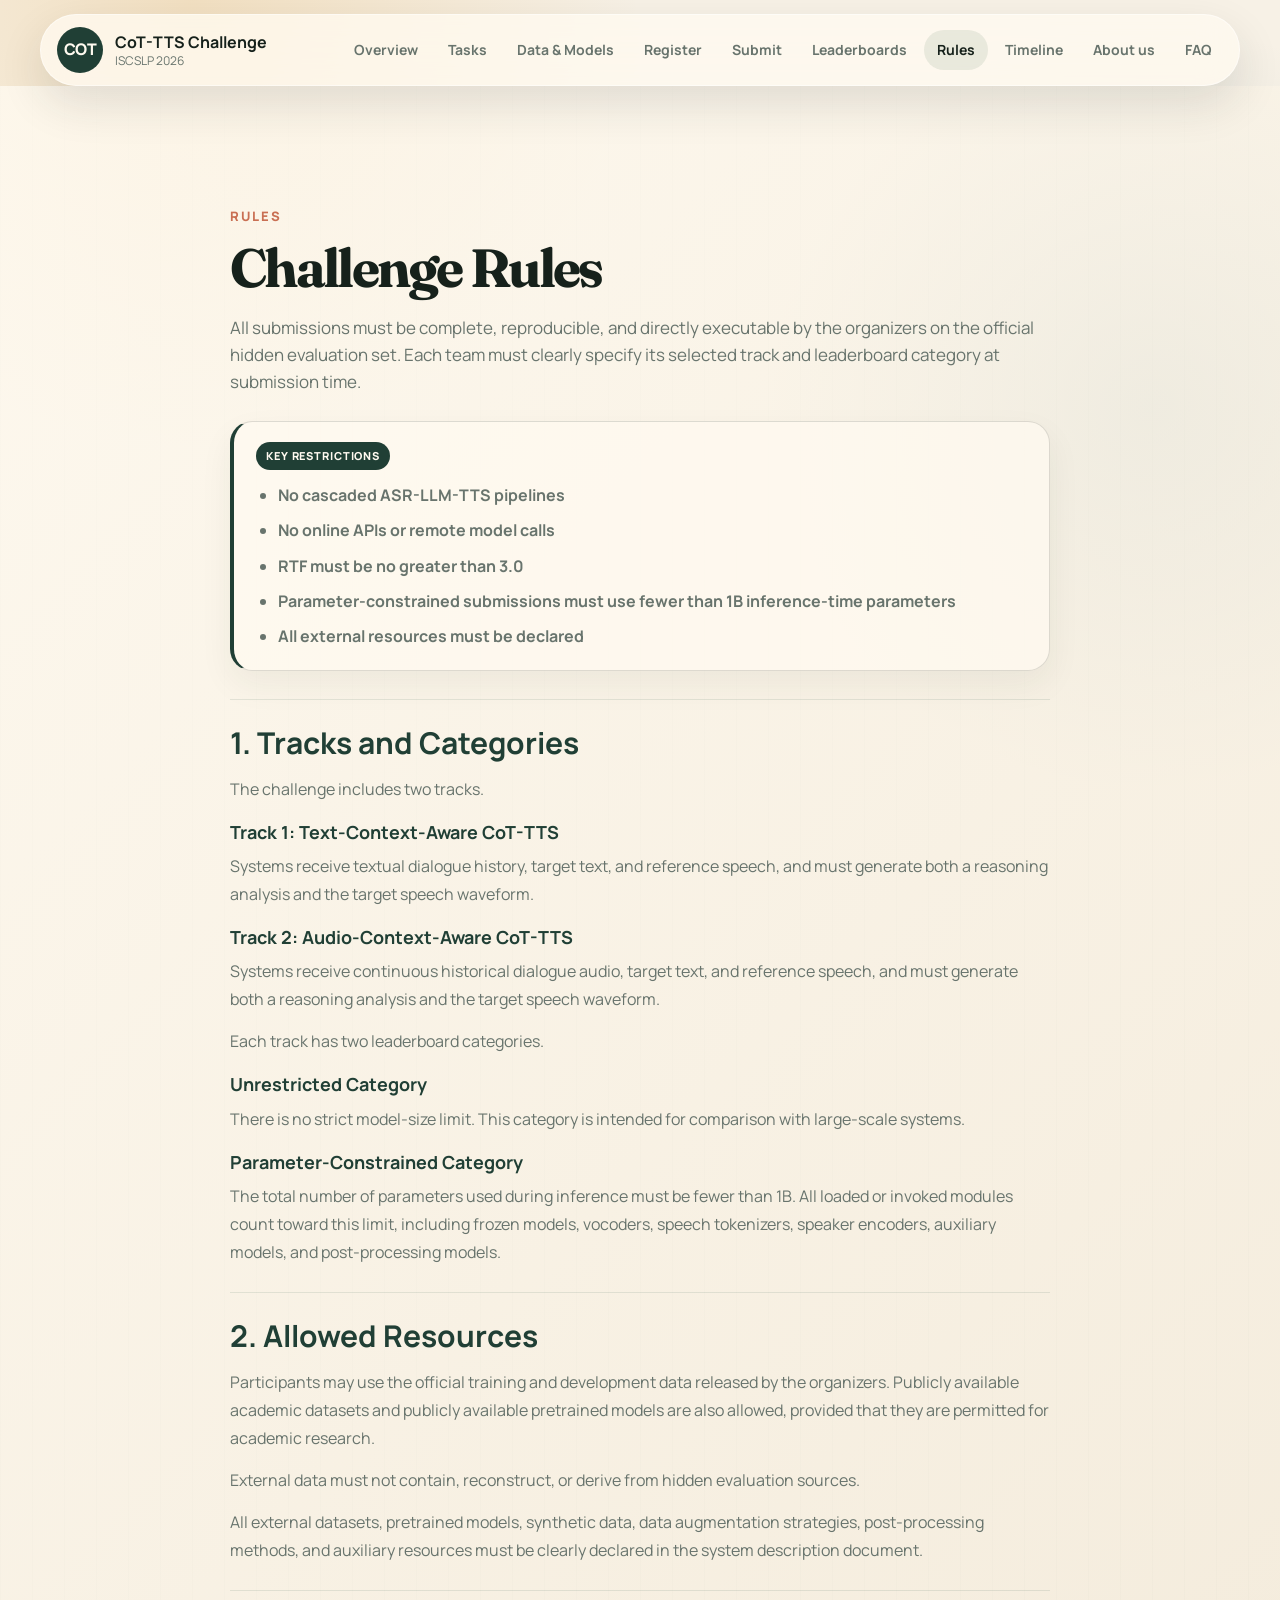
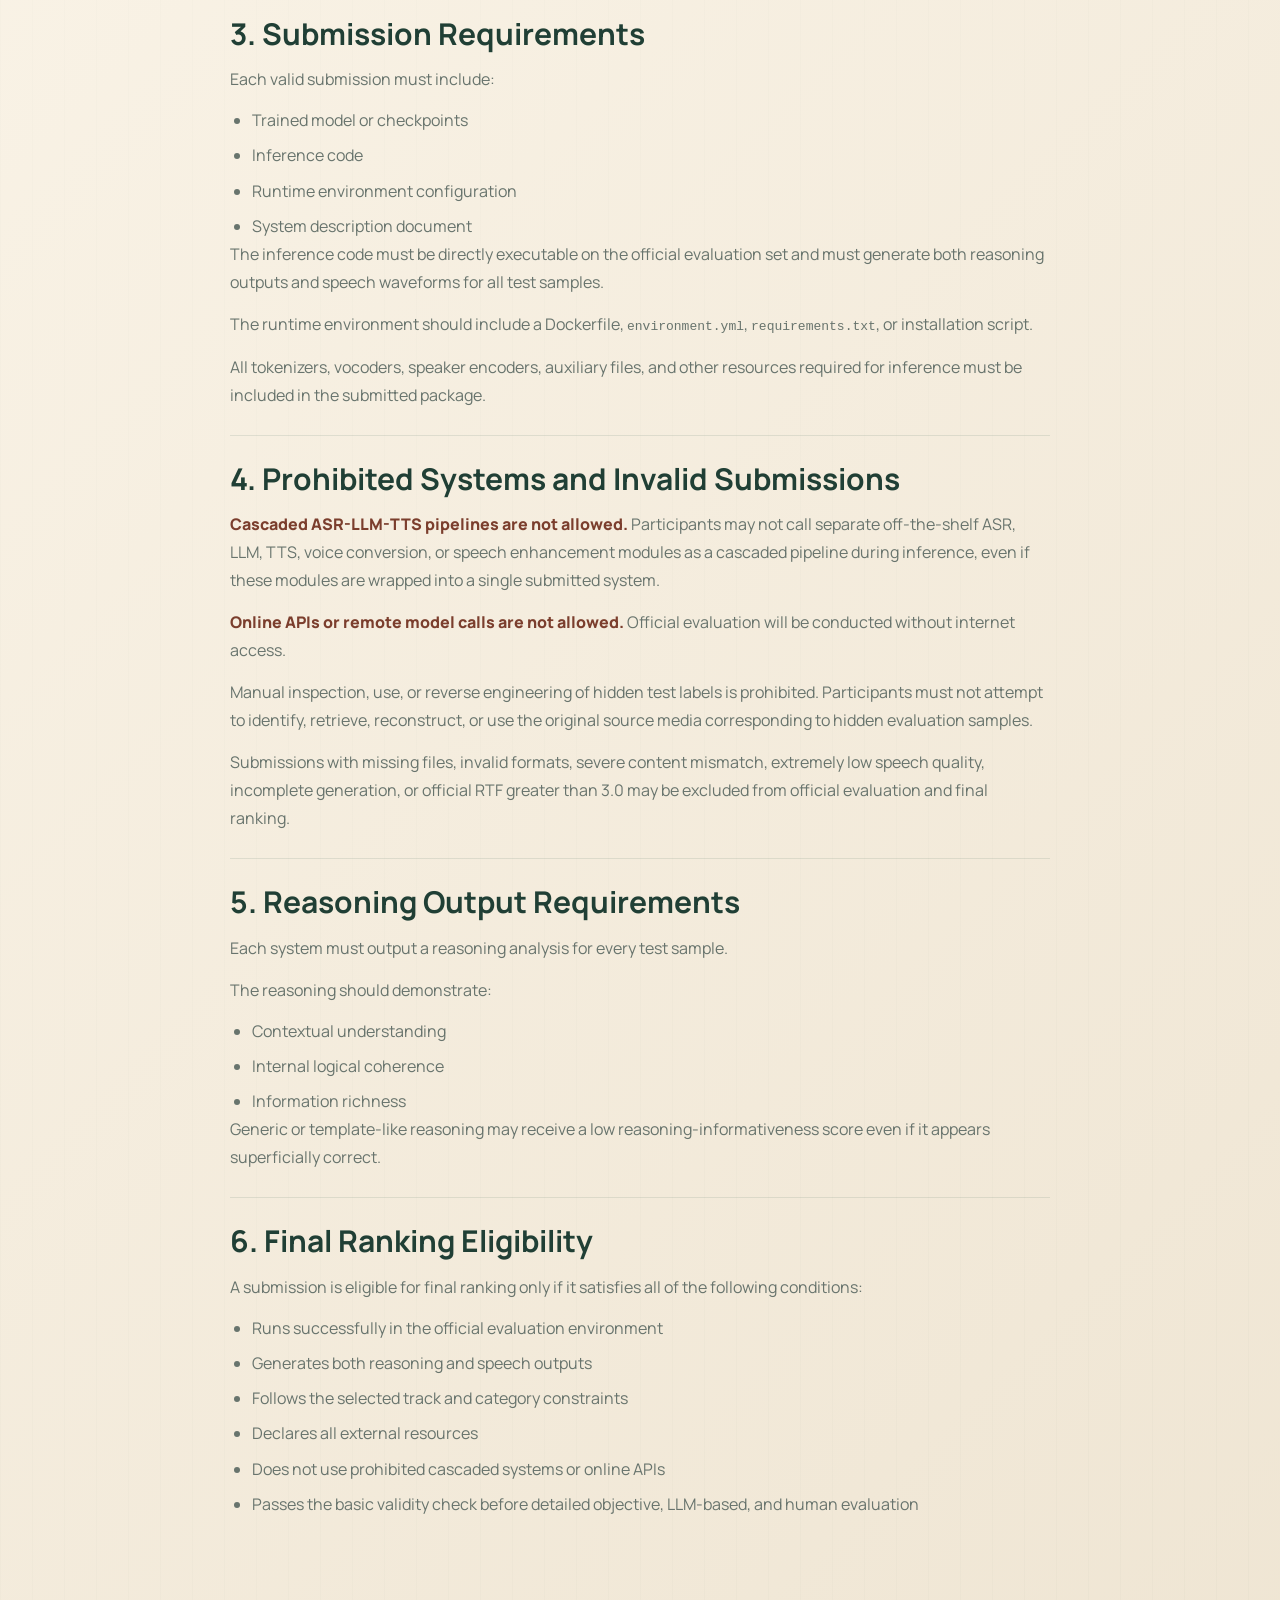
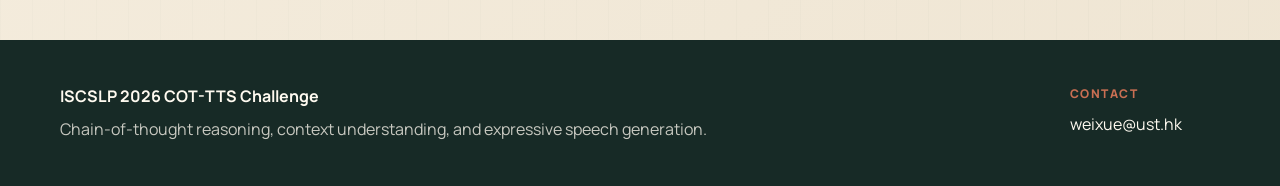
<file: rules.html>
<!doctype html>
<html lang="en">
  <head>
    <meta charset="utf-8">
    <meta name="viewport" content="width=device-width, initial-scale=1">
    <meta name="description" content="ISCSLP 2026 CoT-TTS Challenge: Chain-of-Thought Reasoning for Context-Aware Text-to-Speech">
    <title>Rules | ISCSLP 2026</title>
    <link rel="preconnect" href="https://fonts.googleapis.com">
    <link rel="preconnect" href="https://fonts.gstatic.com" crossorigin>
    <link href="https://fonts.googleapis.com/css2?family=Fraunces:opsz,wght@9..144,600;9..144,750&family=Manrope:wght@400;500;600;700;800&display=swap" rel="stylesheet">
    <link rel="stylesheet" href="styles.css">
    <style>
      .rules-doc {
        padding-top: 120px;
      }

      .rules-doc-shell {
        width: min(100%, 820px);
        margin: 0 auto;
      }

      .rules-doc-header {
        margin-bottom: 26px;
      }

      .rules-doc-header p:not(.eyebrow) {
        max-width: none;
        color: var(--muted);
        font-size: 17px;
      }

      .rules-key-box {
        margin: 0 0 28px;
        padding: 20px 22px;
        border: 1px solid var(--line);
        border-left: 4px solid var(--moss-dark);
        border-radius: 22px;
        background: rgba(255, 250, 240, 0.74);
        box-shadow: 0 14px 34px rgba(31, 44, 38, 0.06);
      }

      .rules-key-box strong {
        display: inline-flex;
        align-items: center;
        min-height: 28px;
        margin-bottom: 12px;
        padding: 0 10px;
        border-radius: 999px;
        color: var(--paper-strong);
        background: var(--moss-dark);
        font-size: 11px;
        font-weight: 800;
        letter-spacing: 0.08em;
        text-transform: uppercase;
      }

      .rules-key-box ul,
      .rules-doc-section ul,
      .rules-doc-section ol {
        margin: 0;
        padding-left: 22px;
      }

      .rules-key-box li,
      .rules-doc-section li {
        color: var(--muted);
        line-height: 1.7;
      }

      .rules-key-box li + li,
      .rules-doc-section li + li {
        margin-top: 8px;
      }

      .rules-doc-section {
        padding: 26px 0;
        border-top: 1px solid rgba(49, 95, 75, 0.12);
      }

      .rules-doc-section:first-of-type {
        border-top: none;
      }

      .rules-doc-section h3 {
        margin-bottom: 14px;
        color: var(--moss-dark);
        font-size: clamp(24px, 2.4vw, 30px);
        line-height: 1.15;
      }

      .rules-doc-section h4 {
        margin: 18px 0 8px;
        color: var(--moss-dark);
        font-size: 18px;
        line-height: 1.3;
      }

      .rules-doc-section p {
        margin: 0 0 14px;
        color: var(--muted);
        line-height: 1.75;
      }

      .rules-doc-section p:last-child {
        margin-bottom: 0;
      }

      .rules-inline-warning {
        font-weight: 800;
        color: #7b3e2d;
      }

      .rules-subpoints {
        margin-top: 10px;
      }

      @media (max-width: 720px) {
        .rules-doc {
          padding-top: 96px;
        }

        .rules-doc-shell {
          width: min(100%, 100%);
        }

        .rules-key-box,
        .rules-doc-section {
          padding-left: 0;
          padding-right: 0;
        }

        .rules-key-box {
          padding: 18px;
        }
      }
    </style>
  </head>
  <body>
    <header class="site-header" >
      <a class="brand" href="index.html" aria-label="Go to overview">
        <span class="brand-mark">COT</span>
        <span>
          <strong>CoT-TTS Challenge</strong>
          <small>ISCSLP 2026</small>
        </span>
      </a>
      <button class="nav-toggle" type="button" aria-expanded="false" aria-controls="site-nav">
        <span></span>
        <span></span>
      </button>
      <nav class="site-nav" id="site-nav" aria-label="Primary navigation">
        <a href="index.html">Overview</a>
        <a href="tasks.html">Tasks</a>
        <a href="resources.html">Data & Models</a>
        <a href="https://docs.google.com/forms/d/e/1FAIpQLSdpfl5xI0nBUQJxdKUBR28gNc4p3qWKz-i7frjGPSULGJuAfw/viewform?usp=dialog" target="_blank" rel="noreferrer">Register</a>
        <a href="submit.html">Submit</a>
        <a href="leaderboards.html">Leaderboards</a>
        <a href="rules.html">Rules</a>
        <a href="timeline.html">Timeline</a>
        <a href="community.html">About us</a>
        <a href="faq.html">FAQ</a>
      </nav>
    </header>

    <main>
      <section class="section-pad tint rules-doc" id="rules">
        <div class="container">
          <div class="rules-doc-shell">
            <div class="section-heading rules-doc-header reveal">
              <p class="eyebrow">Rules</p>
              <h2>Challenge Rules</h2>
              <p>
                All submissions must be complete, reproducible, and directly executable by the organizers on the official hidden evaluation set. Each team must clearly specify its selected track and leaderboard category at submission time.
              </p>
            </div>

            <section class="rules-key-box reveal delay-1" aria-labelledby="key-restrictions-title">
              <strong id="key-restrictions-title">Key Restrictions</strong>
              <ul>
                <li><b>No cascaded ASR-LLM-TTS pipelines</b></li>
                <li><b>No online APIs or remote model calls</b></li>
                <li><b>RTF must be no greater than 3.0</b></li>
                <li><b>Parameter-constrained submissions must use fewer than 1B inference-time parameters</b></li>
                <li><b>All external resources must be declared</b></li>
              </ul>
            </section>

            <section class="rules-doc-section reveal delay-1" aria-labelledby="tracks-and-categories-title">
              <h3 id="tracks-and-categories-title">1. Tracks and Categories</h3>
              <p>The challenge includes two tracks.</p>

              <h4>Track 1: Text-Context-Aware CoT-TTS</h4>
              <p>
                Systems receive textual dialogue history, target text, and reference speech, and must generate both a reasoning analysis and the target speech waveform.
              </p>

              <h4>Track 2: Audio-Context-Aware CoT-TTS</h4>
              <p>
                Systems receive continuous historical dialogue audio, target text, and reference speech, and must generate both a reasoning analysis and the target speech waveform.
              </p>

              <p>Each track has two leaderboard categories.</p>

              <h4>Unrestricted Category</h4>
              <p>
                There is no strict model-size limit. This category is intended for comparison with large-scale systems.
              </p>

              <h4>Parameter-Constrained Category</h4>
              <p>
                The total number of parameters used during inference must be fewer than 1B. All loaded or invoked modules count toward this limit, including frozen models, vocoders, speech tokenizers, speaker encoders, auxiliary models, and post-processing models.
              </p>
            </section>

            <section class="rules-doc-section reveal delay-2" aria-labelledby="allowed-resources-title">
              <h3 id="allowed-resources-title">2. Allowed Resources</h3>
              <p>
                Participants may use the official training and development data released by the organizers. Publicly available academic datasets and publicly available pretrained models are also allowed, provided that they are permitted for academic research.
              </p>
              <p>
                External data must not contain, reconstruct, or derive from hidden evaluation sources.
              </p>
              <p>
                All external datasets, pretrained models, synthetic data, data augmentation strategies, post-processing methods, and auxiliary resources must be clearly declared in the system description document.
              </p>
            </section>

            <section class="rules-doc-section reveal delay-2" aria-labelledby="submission-requirements-title">
              <h3 id="submission-requirements-title">3. Submission Requirements</h3>
              <p>Each valid submission must include:</p>
              <ul>
                <li>Trained model or checkpoints</li>
                <li>Inference code</li>
                <li>Runtime environment configuration</li>
                <li>System description document</li>
              </ul>
              <p class="rules-subpoints">
                The inference code must be directly executable on the official evaluation set and must generate both reasoning outputs and speech waveforms for all test samples.
              </p>
              <p>
                The runtime environment should include a Dockerfile, <code>environment.yml</code>, <code>requirements.txt</code>, or installation script.
              </p>
              <p>
                All tokenizers, vocoders, speaker encoders, auxiliary files, and other resources required for inference must be included in the submitted package.
              </p>
            </section>

            <section class="rules-doc-section reveal delay-3" aria-labelledby="prohibited-systems-title">
              <h3 id="prohibited-systems-title">4. Prohibited Systems and Invalid Submissions</h3>
              <p>
                <span class="rules-inline-warning">Cascaded ASR-LLM-TTS pipelines are not allowed.</span> Participants may not call separate off-the-shelf ASR, LLM, TTS, voice conversion, or speech enhancement modules as a cascaded pipeline during inference, even if these modules are wrapped into a single submitted system.
              </p>
              <p>
                <span class="rules-inline-warning">Online APIs or remote model calls are not allowed.</span> Official evaluation will be conducted without internet access.
              </p>
              <p>
                Manual inspection, use, or reverse engineering of hidden test labels is prohibited. Participants must not attempt to identify, retrieve, reconstruct, or use the original source media corresponding to hidden evaluation samples.
              </p>
              <p>
                Submissions with missing files, invalid formats, severe content mismatch, extremely low speech quality, incomplete generation, or official RTF greater than 3.0 may be excluded from official evaluation and final ranking.
              </p>
            </section>

            <section class="rules-doc-section reveal delay-3" aria-labelledby="reasoning-output-title">
              <h3 id="reasoning-output-title">5. Reasoning Output Requirements</h3>
              <p>Each system must output a reasoning analysis for every test sample.</p>
              <p>The reasoning should demonstrate:</p>
              <ul>
                <li>Contextual understanding</li>
                <li>Internal logical coherence</li>
                <li>Information richness</li>
              </ul>
              <p class="rules-subpoints">
                Generic or template-like reasoning may receive a low reasoning-informativeness score even if it appears superficially correct.
              </p>
            </section>

            <section class="rules-doc-section reveal delay-3" aria-labelledby="final-ranking-title">
              <h3 id="final-ranking-title">6. Final Ranking Eligibility</h3>
              <p>A submission is eligible for final ranking only if it satisfies all of the following conditions:</p>
              <ul>
                <li>Runs successfully in the official evaluation environment</li>
                <li>Generates both reasoning and speech outputs</li>
                <li>Follows the selected track and category constraints</li>
                <li>Declares all external resources</li>
                <li>Does not use prohibited cascaded systems or online APIs</li>
                <li>Passes the basic validity check before detailed objective, LLM-based, and human evaluation</li>
              </ul>
            </section>
          </div>
        </div>
      </section>
    </main>

    <footer class="site-footer">
      <div class="container footer-grid">
        <div>
          <strong>ISCSLP 2026 COT-TTS Challenge</strong>
          <p>Chain-of-thought reasoning, context understanding, and expressive speech generation.</p>
        </div>
        <div>
          <span>Contact</span>
          <a href="mailto:weixue@ust.hk">weixue@ust.hk</a>
        </div>
      </div>
    </footer>

    <script src="script.js"></script>
  </body>
</html>
</file>
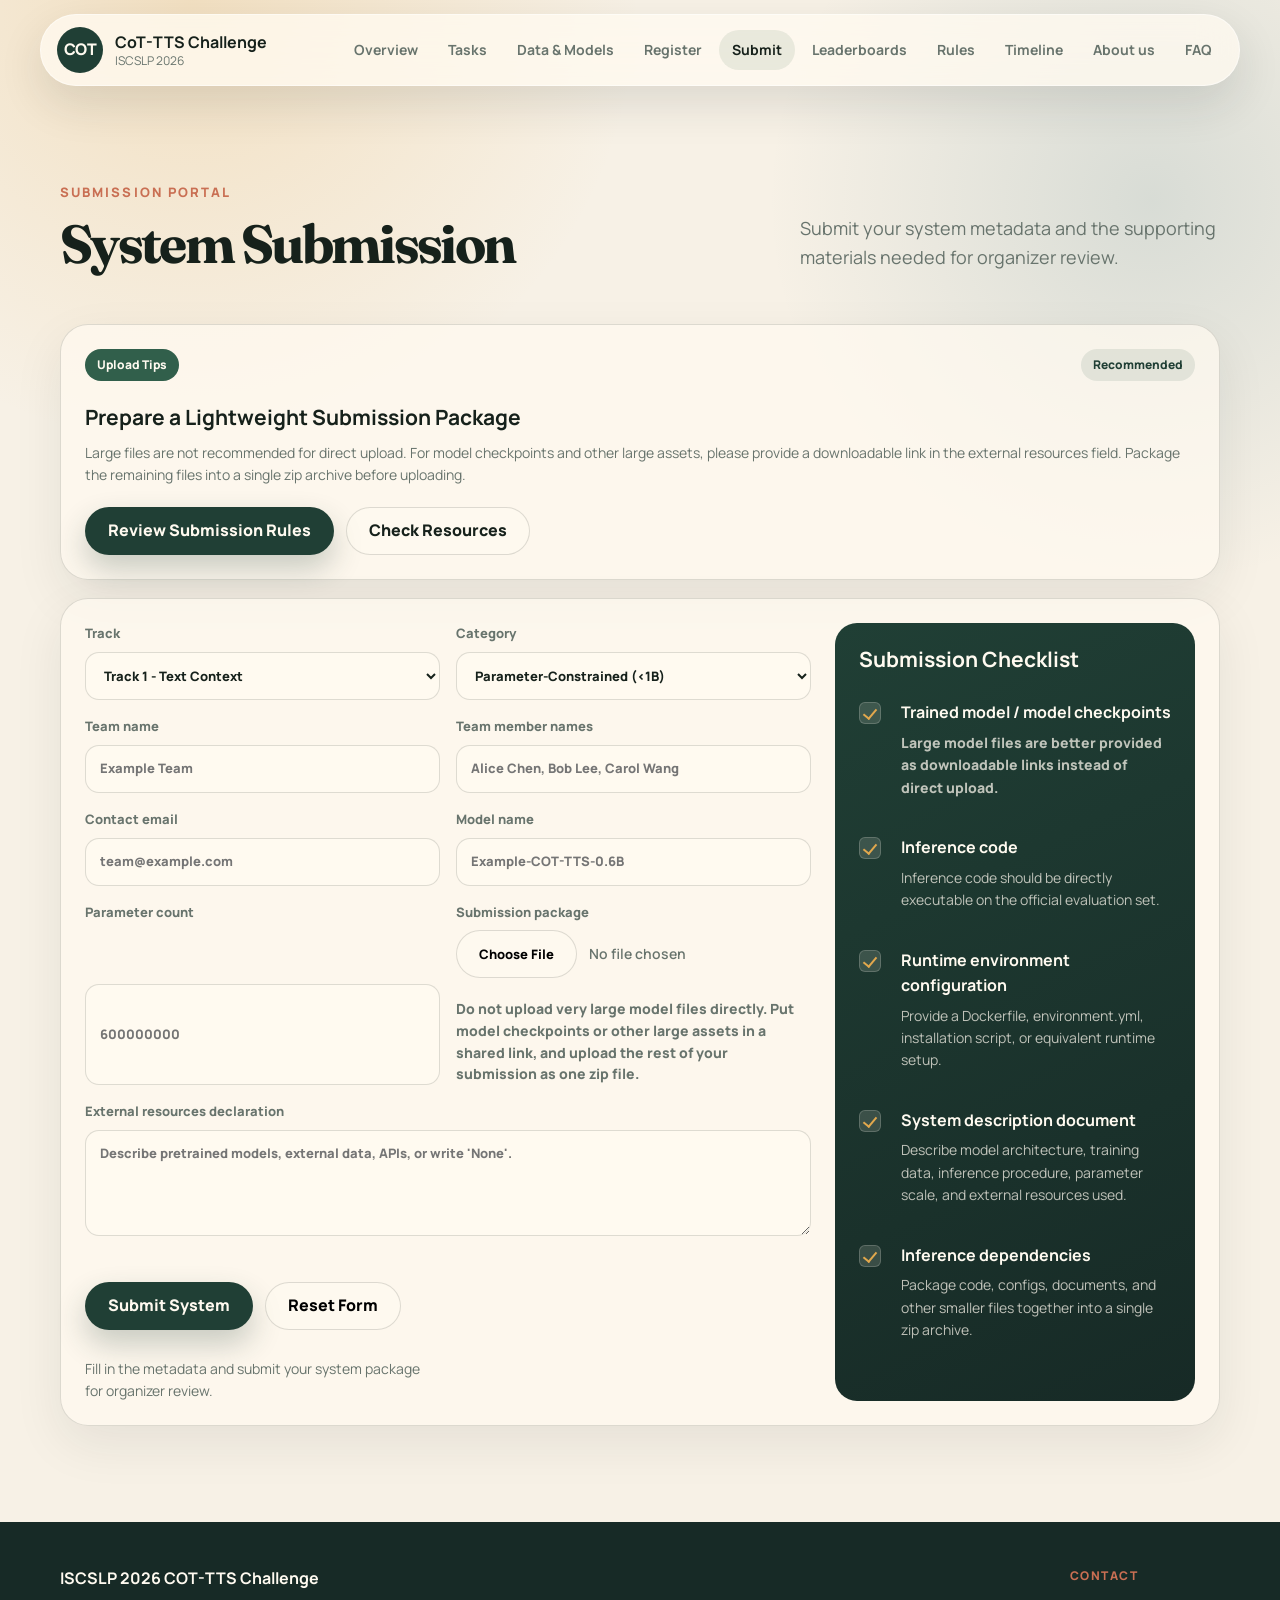
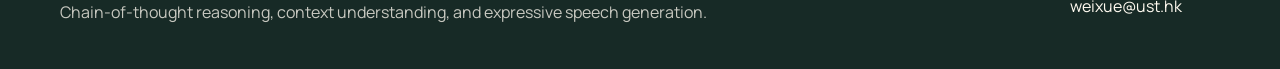
<file: submit.html>
<!doctype html>
<html lang="en">
  <head>
    <meta charset="utf-8">
    <meta name="viewport" content="width=device-width, initial-scale=1">
    <meta name="description" content="ISCSLP 2026 CoT-TTS Challenge: Chain-of-Thought Reasoning for Context-Aware Text-to-Speech">
    <title>Submit | ISCSLP 2026</title>
    <link rel="preconnect" href="https://fonts.googleapis.com">
    <link rel="preconnect" href="https://fonts.gstatic.com" crossorigin>
    <link href="https://fonts.googleapis.com/css2?family=Fraunces:opsz,wght@9..144,600;9..144,750&family=Manrope:wght@400;500;600;700;800&display=swap" rel="stylesheet">
    <link rel="stylesheet" href="styles.css">
  </head>
  <body>
    <header class="site-header" >
      <a class="brand" href="index.html" aria-label="Go to overview">
        <span class="brand-mark">COT</span>
        <span>
          <strong>CoT-TTS Challenge</strong>
          <small>ISCSLP 2026</small>
        </span>
      </a>
      <button class="nav-toggle" type="button" aria-expanded="false" aria-controls="site-nav">
        <span></span>
        <span></span>
      </button>
      <nav class="site-nav" id="site-nav" aria-label="Primary navigation">
        <a href="index.html">Overview</a>
        <a href="tasks.html">Tasks</a>
        <a href="resources.html">Data & Models</a>
        <a href="https://docs.google.com/forms/d/e/1FAIpQLSdpfl5xI0nBUQJxdKUBR28gNc4p3qWKz-i7frjGPSULGJuAfw/viewform?usp=dialog" target="_blank" rel="noreferrer">Register</a>
        <a href="submit.html">Submit</a>
        <a href="leaderboards.html">Leaderboards</a>
        <a href="rules.html">Rules</a>
        <a href="timeline.html">Timeline</a>
        <a href="community.html">About us</a>
        <a href="faq.html">FAQ</a>
      </nav>
    </header>

    <main>
      <section class="section-pad" id="submit">
        <div class="container">
          <div class="section-heading split reveal">
            <div>
              <p class="eyebrow">Submission portal</p>
              <h2>System Submission</h2>
            </div>
            <p>
              Submit your system metadata and the supporting materials needed for organizer review.
            </p>
          </div>
          <div class="access-panel submission-notice reveal">
            <div class="track-top">
              <span class="tag">Upload Tips</span>
              <span class="pill">Recommended</span>
            </div>
            <h3>Prepare a Lightweight Submission Package</h3>
            <p class="overview-note">
              Large files are not recommended for direct upload. For model checkpoints and other large assets,
              please provide a downloadable link in the external resources field. Package the remaining files
              into a single zip archive before uploading.
            </p>
            <div class="hero-actions registration-actions">
              <a class="btn primary" href="rules.html">Review Submission Rules</a>
              <a class="btn ghost" href="resources.html">Check Resources</a>
            </div>
          </div>
          <div class="submission-shell reveal">
            <form class="submission-form" id="submission-form">
              <label>
                Track
                <select id="track" name="track">
                  <option value="track1">Track 1 - Text Context</option>
                  <option value="track2">Track 2 - Audio Context</option>
                </select>
              </label>
              <label>
                Category
                <select id="category" name="category">
                  <option value="small">Parameter-Constrained (&lt;1B)</option>
                  <option value="unrestricted">Unrestricted</option>
                </select>
              </label>
              <label>
                Team name
                <input id="team-name" name="teamName" type="text" placeholder="Example Team" required>
              </label>
              <label>
                Team member names
                <input id="team-members" name="teamMembers" type="text" placeholder="Alice Chen, Bob Lee, Carol Wang" required>
              </label>
              <label>
                Contact email
                <input id="contact-email" name="contactEmail" type="email" placeholder="team@example.com" required>
              </label>
              <label>
                Model name
                <input id="model-name" name="modelName" type="text" placeholder="Example-COT-TTS-0.6B" required>
              </label>
              <label>
                Parameter count
                <input id="params" name="params" type="number" min="1" placeholder="600000000" required>
              </label>
              <label>
                Submission package
                <div class="file-upload-control">
                  <input
                    id="package"
                    class="sr-only-file-input"
                    name="package"
                    type="file"
                    accept=".zip,.tar,.gz"
                    aria-describedby="package-status"
                  >
                  <button class="btn ghost file-trigger" type="button" data-file-input="package">Choose File</button>
                  <span class="file-upload-status" id="package-status">No file chosen</span>
                </div>
                <p class="overview-note">
                  Do not upload very large model files directly. Put model checkpoints or other large assets in a shared link,
                  and upload the rest of your submission as one zip file.
                </p>
              </label>
              <label class="wide">
                External resources declaration
                <textarea id="resources-note" name="resourcesNote" placeholder="Describe pretrained models, external data, APIs, or write 'None'."></textarea>
              </label>
              <div class="form-actions wide">
                <button class="btn primary" id="submit-button" type="submit">Submit System</button>
                <button class="btn ghost" type="reset">Reset Form</button>
              </div>
              <p class="overview-note wide" id="submission-warning">Fill in the metadata and submit your system package for organizer review.</p>
            </form>
            <aside class="status-card" aria-live="polite">
              <h3>Submission Checklist</h3>
              <ul class="checklist-list" id="status-list">
                <li>
                  <span class="check-icon" aria-hidden="true"></span>
                  <div>
                    <strong>Trained model / model checkpoints</strong>
                    <p>Large model files are better provided as downloadable links instead of direct upload.</p>
                  </div>
                </li>
                <li>
                  <span class="check-icon" aria-hidden="true"></span>
                  <div>
                    <strong>Inference code</strong>
                    <p>Inference code should be directly executable on the official evaluation set.</p>
                  </div>
                </li>
                <li>
                  <span class="check-icon" aria-hidden="true"></span>
                  <div>
                    <strong>Runtime environment configuration</strong>
                    <p>Provide a Dockerfile, environment.yml, installation script, or equivalent runtime setup.</p>
                  </div>
                </li>
                <li>
                  <span class="check-icon" aria-hidden="true"></span>
                  <div>
                    <strong>System description document</strong>
                    <p>Describe model architecture, training data, inference procedure, parameter scale, and external resources used.</p>
                  </div>
                </li>
                <li>
                  <span class="check-icon" aria-hidden="true"></span>
                  <div>
                    <strong>Inference dependencies</strong>
                    <p>Package code, configs, documents, and other smaller files together into a single zip archive.</p>
                  </div>
                </li>
              </ul>
            </aside>
          </div>
        </div>
      </section>
    </main>

    <footer class="site-footer">
      <div class="container footer-grid">
        <div>
          <strong>ISCSLP 2026 COT-TTS Challenge</strong>
          <p>Chain-of-thought reasoning, context understanding, and expressive speech generation.</p>
        </div>
        <div>
          <span>Contact</span>
          <a href="mailto:weixue@ust.hk">weixue@ust.hk</a>
        </div>
      </div>
    </footer>

    <script src="script.js"></script>
  </body>
</html>
</file>
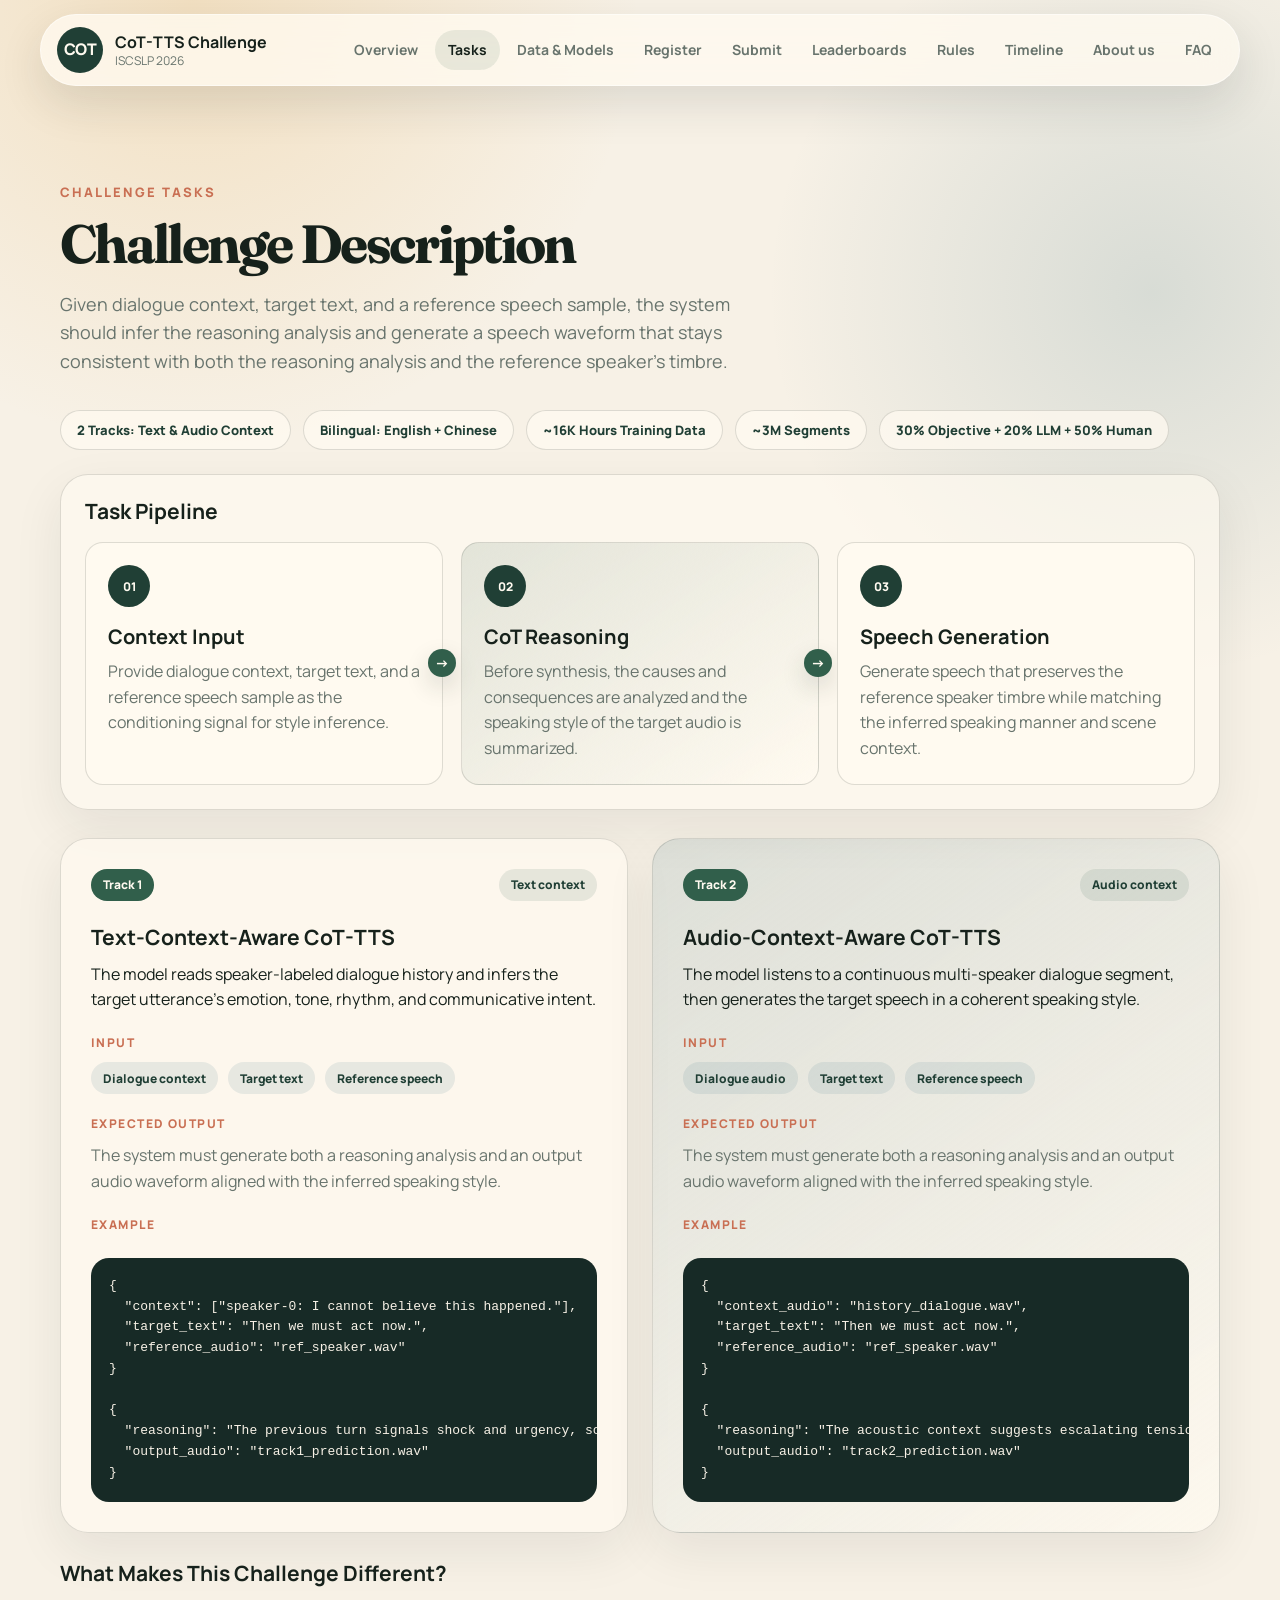
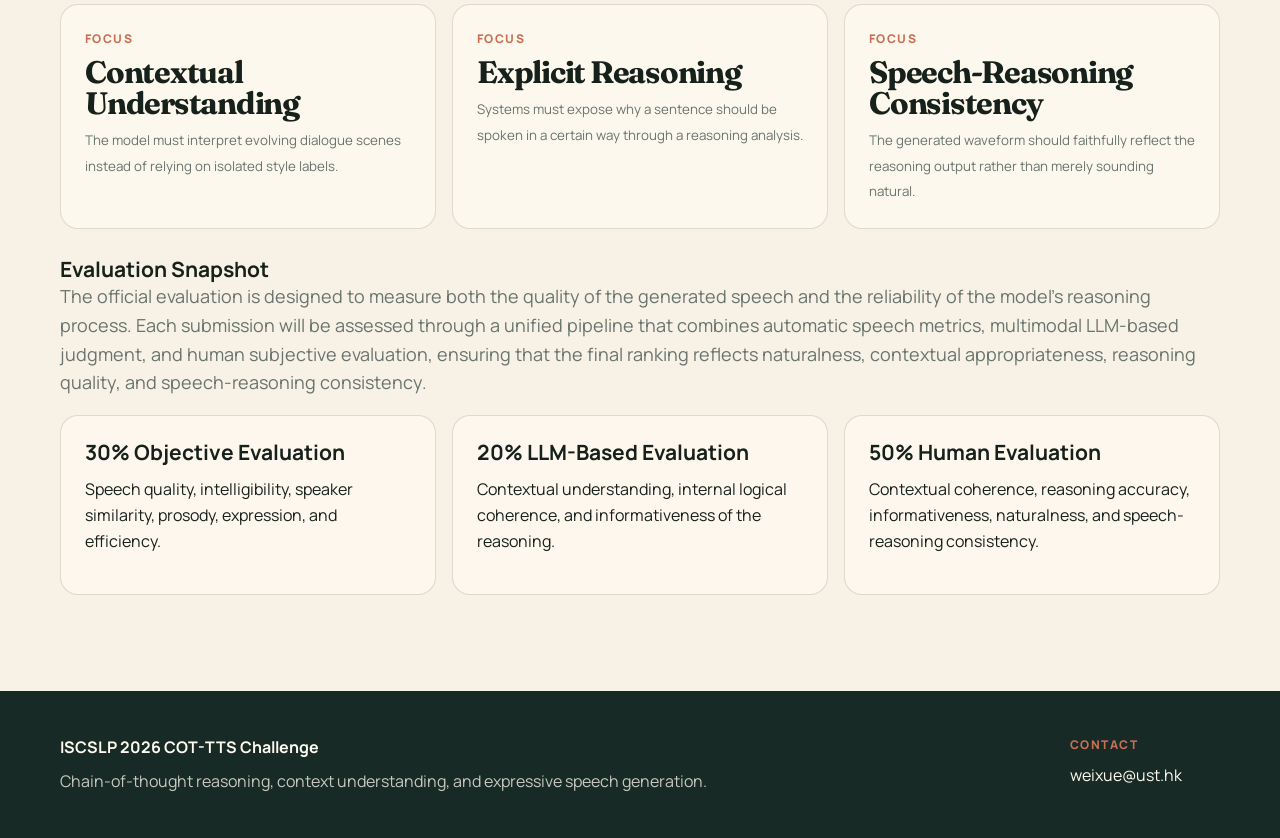
<file: tasks.html>
<!doctype html>
<html lang="en">
  <head>
    <meta charset="utf-8">
    <meta name="viewport" content="width=device-width, initial-scale=1">
    <meta name="description" content="ISCSLP 2026 CoT-TTS Challenge: Chain-of-Thought Reasoning for Context-Aware Text-to-Speech">
    <title>Tasks | ISCSLP 2026</title>
    <link rel="preconnect" href="https://fonts.googleapis.com">
    <link rel="preconnect" href="https://fonts.gstatic.com" crossorigin>
    <link href="https://fonts.googleapis.com/css2?family=Fraunces:opsz,wght@9..144,600;9..144,750&family=Manrope:wght@400;500;600;700;800&display=swap" rel="stylesheet">
    <link rel="stylesheet" href="styles.css">
  </head>
  <body>
    <header class="site-header" >
      <a class="brand" href="index.html" aria-label="Go to overview">
        <span class="brand-mark">COT</span>
        <span>
          <strong>CoT-TTS Challenge</strong>
          <small>ISCSLP 2026</small>
        </span>
      </a>
      <button class="nav-toggle" type="button" aria-expanded="false" aria-controls="site-nav">
        <span></span>
        <span></span>
      </button>
      <nav class="site-nav" id="site-nav" aria-label="Primary navigation">
        <a href="index.html">Overview</a>
        <a href="tasks.html">Tasks</a>
        <a href="resources.html">Data & Models</a>
        <a href="https://docs.google.com/forms/d/e/1FAIpQLSdpfl5xI0nBUQJxdKUBR28gNc4p3qWKz-i7frjGPSULGJuAfw/viewform?usp=dialog" target="_blank" rel="noreferrer">Register</a>
        <a href="submit.html">Submit</a>
        <a href="leaderboards.html">Leaderboards</a>
        <a href="rules.html">Rules</a>
        <a href="timeline.html">Timeline</a>
        <a href="community.html">About us</a>
        <a href="faq.html">FAQ</a>
      </nav>
    </header>

    <main>
      <section class="section-pad" id="tasks">
        <div class="container">
          <div class="section-heading reveal">
            <p class="eyebrow">Challenge tasks</p>
            <h2>Challenge Description</h2>
            <p>
              Given dialogue context, target text, and a reference speech sample, the system should infer the reasoning analysis and generate a speech waveform that stays consistent with both the reasoning analysis  and the reference speaker's timbre.
            </p>
          </div>
          <div class="challenge-badges reveal delay-1" aria-label="Challenge statistics">
            <span>2 Tracks: Text &amp; Audio Context</span>
            <span>Bilingual: English + Chinese</span>
            <span>~16K Hours Training Data</span>
            <span>~3M Segments</span>
            <span>30% Objective + 20% LLM + 50% Human</span>
          </div>

          <section class="task-pipeline reveal delay-1" aria-labelledby="task-pipeline-title">
            <div class="section-heading compact-heading evaluation-heading">
              <h3 id="task-pipeline-title">Task Pipeline</h3>
            </div>
            <div class="pipeline-grid">
              <article class="pipeline-step">
                <span class="step-index">01</span>
                <h4>Context Input</h4>
                <p>Provide dialogue context, target text, and a reference speech sample as the conditioning signal for style inference.</p>
              </article>
              <article class="pipeline-step emphasis">
                <span class="step-index">02</span>
                <h4>CoT Reasoning</h4>
                <p>Before synthesis, the causes and consequences are analyzed and the speaking style of the target audio is summarized.</p>
              </article>
              <article class="pipeline-step">
                <span class="step-index">03</span>
                <h4>Speech Generation</h4>
                <p>Generate speech that preserves the reference speaker timbre while matching the inferred speaking manner and scene context.</p>
              </article>
            </div>
          </section>

          <div class="track-grid expanded-tracks">
            <article class="track-card reveal delay-1">
              <div class="track-top">
                <span class="tag">Track 1</span>
                <span class="pill">Text context</span>
              </div>
              <h3>Text-Context-Aware CoT-TTS</h3>
              <p>
                The model reads speaker-labeled dialogue history and infers the
                target utterance's emotion, tone, rhythm, and communicative intent.
              </p>
              <div class="track-detail">
                <strong>Input</strong>
                <div class="input-tags">
                  <span class="pill">Dialogue context</span>
                  <span class="pill">Target text</span>
                  <span class="pill">Reference speech</span>
                </div>
              </div>
              <div class="track-detail">
                <strong>Expected Output</strong>
                <p>The system must generate both a reasoning analysis and an output audio waveform aligned with the inferred speaking style.</p>
              </div>
              <div class="track-detail">
                <strong>Example</strong>
              </div>
              <pre><code>{
  "context": ["speaker-0: I cannot believe this happened."],
  "target_text": "Then we must act now.",
  "reference_audio": "ref_speaker.wav"
}

{
  "reasoning": "The previous turn signals shock and urgency, so the target sentence should sound decisive, tense, and action-oriented.",
  "output_audio": "track1_prediction.wav"
}</code></pre>
            </article>
            <article class="track-card accent reveal delay-2">
              <div class="track-top">
                <span class="tag">Track 2</span>
                <span class="pill">Audio context</span>
              </div>
              <h3>Audio-Context-Aware CoT-TTS</h3>
              <p>
                The model listens to a continuous multi-speaker dialogue segment,
                then generates the target speech in a coherent speaking style.
              </p>
              <div class="track-detail">
                <strong>Input</strong>
                <div class="input-tags">
                  <span class="pill">Dialogue audio</span>
                  <span class="pill">Target text</span>
                  <span class="pill">Reference speech</span>
                </div>
              </div>
              <div class="track-detail">
                <strong>Expected Output</strong>
                <p>The system must generate both a reasoning analysis and an output audio waveform aligned with the inferred speaking style.</p>
              </div>
              <div class="track-detail">
                <strong>Example</strong>
              </div>
              <pre><code>{
  "context_audio": "history_dialogue.wav",
  "target_text": "Then we must act now.",
  "reference_audio": "ref_speaker.wav"
}

{
  "reasoning": "The acoustic context suggests escalating tension and shared urgency, so the response should be firm, immediate, and emotionally heightened.",
  "output_audio": "track2_prediction.wav"
}</code></pre>
            </article>
          </div>

          <section class="section-block reveal delay-2" aria-labelledby="challenge-diff-title">
            <div class="section-heading compact-heading evaluation-heading">
              <h3 id="challenge-diff-title">What Makes This Challenge Different?</h3>
            </div>
            <div class="data-summary feature-grid">
              <article>
                <span>Focus</span>
                <strong>Contextual Understanding</strong>
                <small>The model must interpret evolving dialogue scenes instead of relying on isolated style labels.</small>
              </article>
              <article>
                <span>Focus</span>
                <strong>Explicit Reasoning</strong>
                <small>Systems must expose why a sentence should be spoken in a certain way through a reasoning analysis.</small>
              </article>
              <article>
                <span>Focus</span>
                <strong>Speech-Reasoning Consistency</strong>
                <small>The generated waveform should faithfully reflect the reasoning output rather than merely sounding natural.</small>
              </article>
            </div>
          </section>

          <section class="section-block reveal delay-3" aria-labelledby="evaluation-snapshot-title">
            <div class="section-heading compact-heading evaluation-heading">
              <div>
                <h3 id="evaluation-snapshot-title">Evaluation Snapshot</h3>
              </div>
              <p>
                The official evaluation is designed to measure both the quality of the generated speech and the reliability of the model's reasoning process. Each submission will be assessed through a unified pipeline that combines automatic speech metrics, multimodal LLM-based judgment, and human subjective evaluation, ensuring that the final ranking reflects naturalness, contextual appropriateness, reasoning quality, and speech-reasoning consistency.
              </p>
            </div>
            <div class="metric-list task-metrics">
              <article>
                <h3>30% Objective Evaluation</h3>
                <p>Speech quality, intelligibility, speaker similarity, prosody, expression, and efficiency.</p>
              </article>
              <article>
                <h3>20% LLM-Based Evaluation</h3>
                <p>Contextual understanding, internal logical coherence, and informativeness of the reasoning.</p>
              </article>
              <article>
                <h3>50% Human Evaluation</h3>
                <p>Contextual coherence, reasoning accuracy, informativeness, naturalness, and speech-reasoning consistency.</p>
              </article>
            </div>
          </section>
    </main>

    <footer class="site-footer">
      <div class="container footer-grid">
        <div>
          <strong>ISCSLP 2026 COT-TTS Challenge</strong>
          <p>Chain-of-thought reasoning, context understanding, and expressive speech generation.</p>
        </div>
        <div>
          <span>Contact</span>
          <a href="mailto:weixue@ust.hk">weixue@ust.hk</a>
        </div>
      </div>
    </footer>

    <script src="script.js"></script>
  </body>
</html>
</file>
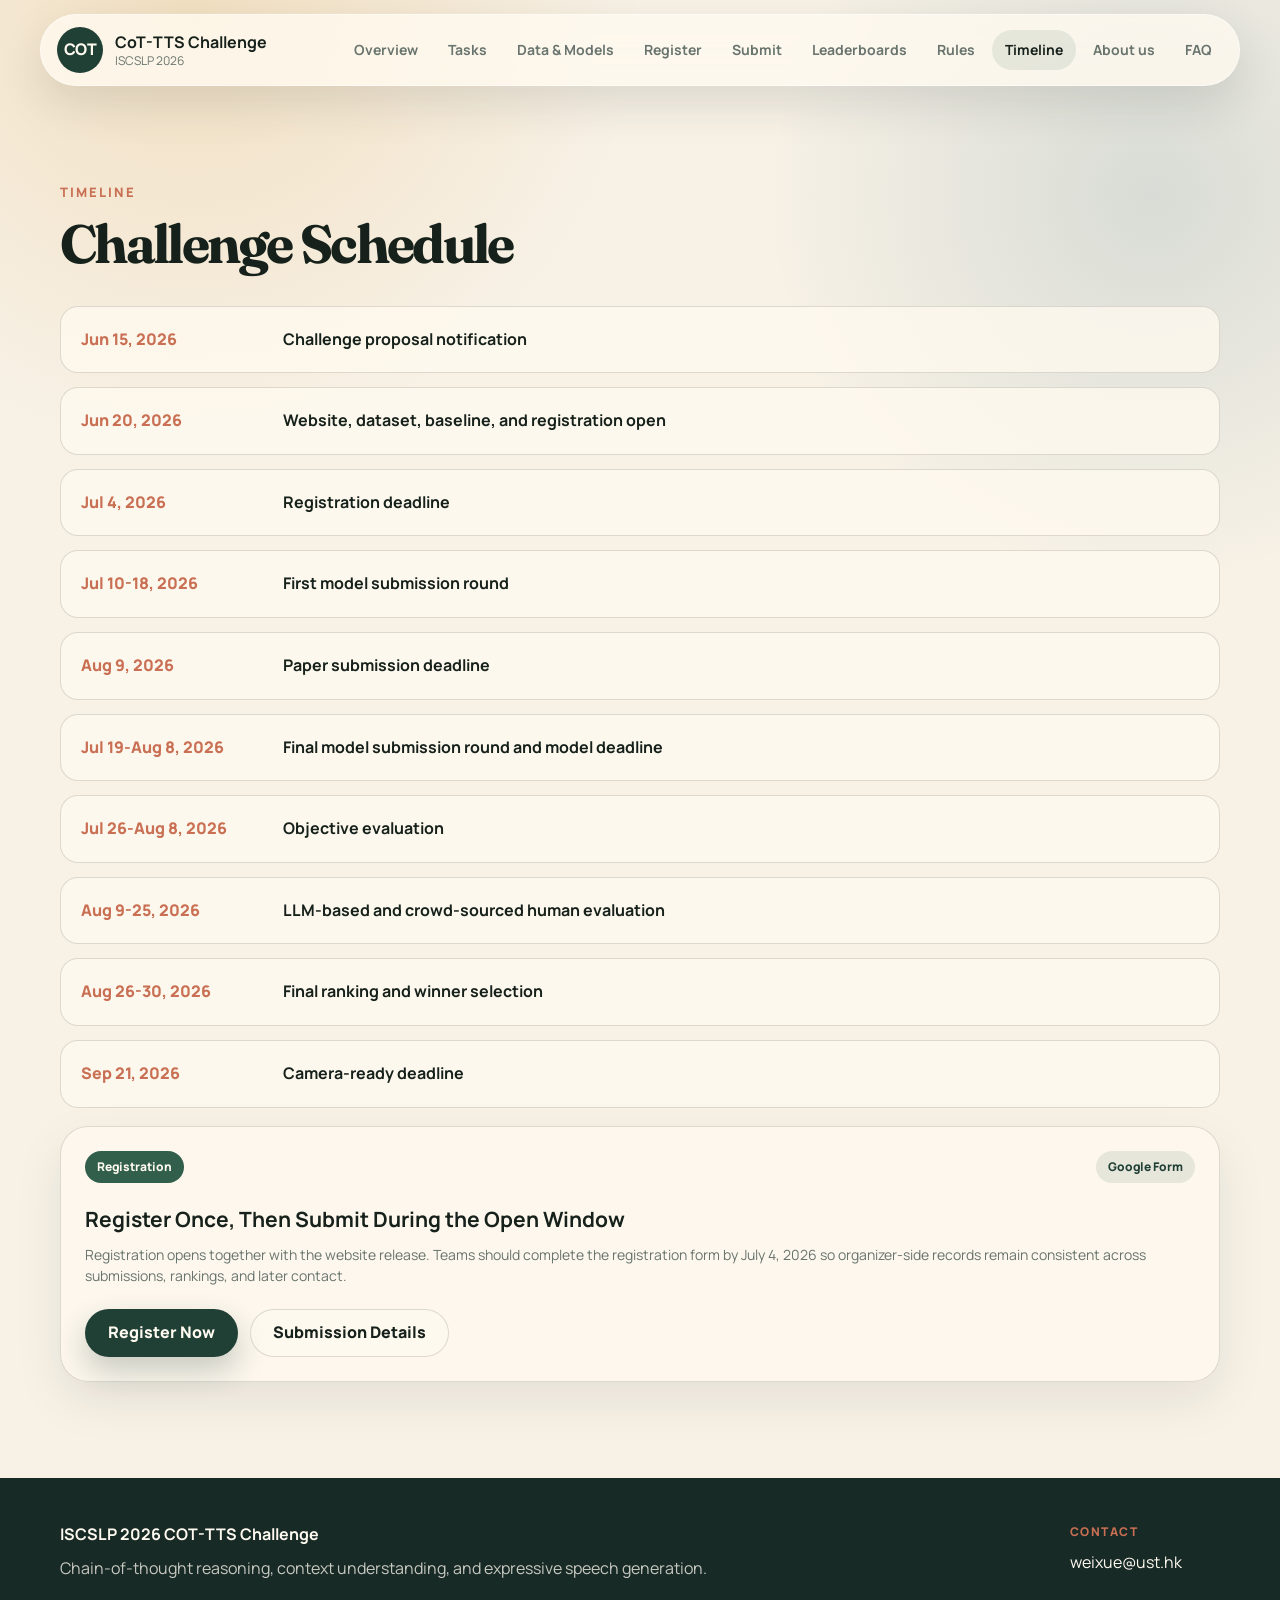
<file: timeline.html>
<!doctype html>
<html lang="en">
  <head>
    <meta charset="utf-8">
    <meta name="viewport" content="width=device-width, initial-scale=1">
    <meta name="description" content="ISCSLP 2026 CoT-TTS Challenge: Chain-of-Thought Reasoning for Context-Aware Text-to-Speech">
    <title>Timeline | ISCSLP 2026</title>
    <link rel="preconnect" href="https://fonts.googleapis.com">
    <link rel="preconnect" href="https://fonts.gstatic.com" crossorigin>
    <link href="https://fonts.googleapis.com/css2?family=Fraunces:opsz,wght@9..144,600;9..144,750&family=Manrope:wght@400;500;600;700;800&display=swap" rel="stylesheet">
    <link rel="stylesheet" href="styles.css">
  </head>
  <body>
    <header class="site-header" >
      <a class="brand" href="index.html" aria-label="Go to overview">
        <span class="brand-mark">COT</span>
        <span>
          <strong>CoT-TTS Challenge</strong>
          <small>ISCSLP 2026</small>
        </span>
      </a>
      <button class="nav-toggle" type="button" aria-expanded="false" aria-controls="site-nav">
        <span></span>
        <span></span>
      </button>
      <nav class="site-nav" id="site-nav" aria-label="Primary navigation">
        <a href="index.html">Overview</a>
        <a href="tasks.html">Tasks</a>
        <a href="resources.html">Data & Models</a>
        <a href="https://docs.google.com/forms/d/e/1FAIpQLSdpfl5xI0nBUQJxdKUBR28gNc4p3qWKz-i7frjGPSULGJuAfw/viewform?usp=dialog" target="_blank" rel="noreferrer">Register</a>
        <a href="submit.html">Submit</a>
        <a href="leaderboards.html">Leaderboards</a>
        <a href="rules.html">Rules</a>
        <a href="timeline.html">Timeline</a>
        <a href="community.html">About us</a>
        <a href="faq.html">FAQ</a>
      </nav>
    </header>

    <main>
      <section class="section-pad" id="timeline">
        <div class="container">
          <div class="section-heading reveal">
            <p class="eyebrow">Timeline</p>
            <h2>Challenge Schedule</h2>
          </div>
          <div class="timeline reveal delay-1">
            <div><time>Jun 15, 2026</time><strong>Challenge proposal notification</strong></div>
            <div><time>Jun 20, 2026</time><strong>Website, dataset, baseline, and registration open</strong></div>
            <div><time>Jul 4, 2026</time><strong>Registration deadline</strong></div>
            <div><time>Jul 10-18, 2026</time><strong>First model submission round</strong></div>
            <div><time>Aug 9, 2026</time><strong>Paper submission deadline</strong></div>
            <div><time>Jul 19-Aug 8, 2026</time><strong>Final model submission round and model deadline</strong></div>
            <div><time>Jul 26-Aug 8, 2026</time><strong>Objective evaluation</strong></div>
            <div><time>Aug 9-25, 2026</time><strong>LLM-based and crowd-sourced human evaluation</strong></div>
            <div><time>Aug 26-30, 2026</time><strong>Final ranking and winner selection</strong></div>
            <div><time>Sep 21, 2026</time><strong>Camera-ready deadline</strong></div>
          </div>
          <div class="access-panel reveal delay-1">
            <div class="track-top">
              <span class="tag">Registration</span>
              <span class="pill">Google Form</span>
            </div>
            <h3>Register Once, Then Submit During the Open Window</h3>
            <p class="overview-note">
              Registration opens together with the website release. Teams should complete
              the registration form by July 4, 2026 so organizer-side records remain
              consistent across submissions, rankings, and later contact.
            </p>
            <div class="hero-actions registration-actions">
              <a class="btn primary" href="https://docs.google.com/forms/d/e/1FAIpQLSdpfl5xI0nBUQJxdKUBR28gNc4p3qWKz-i7frjGPSULGJuAfw/viewform?usp=dialog" target="_blank" rel="noreferrer">Register Now</a>
              <a class="btn ghost" href="submit.html">Submission Details</a>
            </div>
          </div>
        </div>
      </section>
    </main>

    <footer class="site-footer">
      <div class="container footer-grid">
        <div>
          <strong>ISCSLP 2026 COT-TTS Challenge</strong>
          <p>Chain-of-thought reasoning, context understanding, and expressive speech generation.</p>
        </div>
        <div>
          <span>Contact</span>
          <a href="mailto:weixue@ust.hk">weixue@ust.hk</a>
        </div>
      </div>
    </footer>

    <script src="script.js"></script>
  </body>
</html>
</file>
<file: styles.css>
:root {
  --ink: #16211b;
  --muted: #68746d;
  --paper: #f7f1e6;
  --paper-strong: #fffaf0;
  --moss: #315f4b;
  --moss-dark: #203f35;
  --amber: #e2a84d;
  --clay: #c96f53;
  --blue: #4b7c8a;
  --line: rgba(22, 33, 27, 0.14);
  --shadow: 0 24px 70px rgba(34, 50, 42, 0.16);
  --radius: 28px;
  --radius-sm: 18px;
  --font-display: "Fraunces", Georgia, serif;
  --font-body: "Manrope", sans-serif;
}

* {
  box-sizing: border-box;
}

html {
  scroll-behavior: smooth;
}

body {
  margin: 0;
  color: var(--ink);
  background:
    radial-gradient(circle at 15% 0%, rgba(226, 168, 77, 0.24), transparent 28rem),
    radial-gradient(circle at 90% 12%, rgba(75, 124, 138, 0.18), transparent 24rem),
    var(--paper);
  font-family: var(--font-body);
  line-height: 1.6;
}

a {
  color: inherit;
  text-decoration: none;
}

button,
input,
select,
textarea {
  font: inherit;
}

.container {
  width: min(1160px, calc(100% - 40px));
  margin: 0 auto;
}

.section-pad {
  padding: 96px 0;
}

.section-pad.compact {
  padding: 42px 0;
}

.tint {
  background:
    linear-gradient(135deg, rgba(255, 250, 240, 0.82), rgba(230, 216, 190, 0.46)),
    repeating-linear-gradient(90deg, rgba(49, 95, 75, 0.04) 0 1px, transparent 1px 32px);
}

.site-header {
  position: sticky;
  top: 14px;
  z-index: 20;
  display: flex;
  align-items: center;
  justify-content: space-between;
  gap: 20px;
  width: min(1200px, calc(100% - 28px));
  margin: 14px auto 0;
  padding: 12px 14px 12px 16px;
  border: 1px solid rgba(255, 255, 255, 0.48);
  border-radius: 999px;
  background: rgba(255, 250, 240, 0.78);
  box-shadow: 0 18px 45px rgba(31, 44, 38, 0.12);
  backdrop-filter: blur(18px);
}

.brand {
  display: inline-flex;
  align-items: center;
  gap: 12px;
}

.brand-mark {
  display: grid;
  place-items: center;
  width: 46px;
  height: 46px;
  border-radius: 50%;
  color: var(--paper-strong);
  background: var(--moss-dark);
  font-weight: 800;
  letter-spacing: -0.04em;
}

.brand strong,
.brand small {
  display: block;
}

.brand small {
  margin-top: -4px;
  color: var(--muted);
  font-size: 12px;
}

.site-nav {
  display: flex;
  align-items: center;
  gap: 4px;
}

.site-nav a {
  padding: 9px 13px;
  border-radius: 999px;
  color: var(--muted);
  font-size: 14px;
  font-weight: 700;
}

.site-nav a:hover,
.site-nav a.active {
  color: var(--ink);
  background: rgba(49, 95, 75, 0.1);
}

.inline-link {
  color: var(--moss-dark);
  text-decoration: underline;
  text-underline-offset: 0.18em;
}

.nav-toggle {
  display: none;
  width: 44px;
  height: 44px;
  border: 0;
  border-radius: 50%;
  background: var(--moss-dark);
}

.nav-toggle span {
  display: block;
  width: 18px;
  height: 2px;
  margin: 5px auto;
  background: var(--paper-strong);
}

.hero {
  position: relative;
  min-height: 640px;
  padding-top: 130px;
  overflow: hidden;
}

.overview-hero {
  min-height: 580px;
  padding-bottom: 44px;
}

.hero-bg {
  position: absolute;
  inset: 0;
  pointer-events: none;
  overflow: hidden;
}

.wave {
  position: absolute;
  left: -8%;
  right: -8%;
  height: 220px;
  border: 1px solid rgba(49, 95, 75, 0.16);
  border-radius: 50%;
  transform: rotate(-4deg);
}

.wave-a {
  top: 135px;
}

.wave-b {
  top: 215px;
  transform: rotate(3deg);
}

.orb {
  position: absolute;
  border-radius: 50%;
  filter: blur(5px);
  opacity: 0.78;
}

.orb-a {
  width: 280px;
  height: 280px;
  right: 8%;
  top: 110px;
  background: rgba(226, 168, 77, 0.34);
}

.orb-b {
  width: 340px;
  height: 340px;
  left: -120px;
  bottom: 100px;
  background: rgba(49, 95, 75, 0.12);
}

.hero-grid {
  position: relative;
  display: block;
}

.eyebrow {
  margin: 0 0 14px;
  color: var(--clay);
  font-size: 13px;
  font-weight: 800;
  letter-spacing: 0.16em;
  text-transform: uppercase;
}

h1,
h2,
h3,
p {
  margin-top: 0;
}

h1,
h2 {
  font-family: var(--font-display);
  line-height: 1.02;
  letter-spacing: -0.05em;
  overflow-wrap: normal;
  word-break: normal;
}

h1 {
  max-width: 1120px;
  margin-bottom: 26px;
  font-size: clamp(44px, 6vw, 82px);
}

h2 {
  max-width: 980px;
  margin-bottom: 18px;
  font-size: clamp(34px, 4.2vw, 60px);
}

h3 {
  margin-bottom: 12px;
  font-size: 21px;
  line-height: 1.2;
}

.lead {
  max-width: 760px;
  color: #3d4b44;
  font-size: clamp(18px, 2vw, 23px);
}

.hero-actions,
.form-actions {
  display: flex;
  flex-wrap: wrap;
  gap: 12px;
  margin-top: 30px;
}

.btn {
  display: inline-flex;
  align-items: center;
  justify-content: center;
  min-height: 48px;
  padding: 0 22px;
  border: 1px solid transparent;
  border-radius: 999px;
  cursor: pointer;
  font-weight: 800;
  transition: transform 180ms ease, box-shadow 180ms ease, background 180ms ease;
}

.btn:hover {
  transform: translateY(-2px);
}

.btn.primary {
  color: var(--paper-strong);
  background: var(--moss-dark);
  box-shadow: 0 14px 30px rgba(32, 63, 53, 0.24);
}

.btn.secondary {
  color: var(--ink);
  background: var(--amber);
}

.btn.ghost {
  border-color: var(--line);
  background: rgba(255, 250, 240, 0.48);
}

.notice {
  display: inline-flex;
  flex-wrap: wrap;
  gap: 10px;
  align-items: center;
  margin-top: 30px;
  padding: 12px 16px;
  border: 1px solid var(--line);
  border-radius: 999px;
  color: var(--muted);
  background: rgba(255, 250, 240, 0.58);
}

.notice span {
  width: 4px;
  height: 4px;
  border-radius: 50%;
  background: var(--clay);
}

.facts {
  display: grid;
  grid-template-columns: repeat(4, 1fr);
  gap: 14px;
}

.overview-stats {
  padding-top: 18px;
  padding-bottom: 42px;
}

.facts article {
  min-height: 132px;
  padding: 22px;
  border: 1px solid var(--line);
  border-radius: var(--radius-sm);
  background: rgba(255, 250, 240, 0.68);
}

.facts span,
.data-summary span,
.resource-card span,
.site-footer span {
  display: block;
  margin-bottom: 9px;
  color: var(--clay);
  font-size: 12px;
  font-weight: 800;
  letter-spacing: 0.12em;
  text-transform: uppercase;
}

.facts strong {
  display: block;
  font-size: 19px;
  line-height: 1.25;
}

.section-heading {
  margin-bottom: 34px;
}

.section-heading > p:not(.eyebrow) {
  max-width: 690px;
  color: var(--muted);
  font-size: 18px;
}

.section-heading.split {
  display: grid;
  grid-template-columns: minmax(0, 1fr) minmax(260px, 420px);
  align-items: end;
  gap: 34px;
}

.track-grid,
.rules-grid {
  display: grid;
  grid-template-columns: repeat(2, 1fr);
  gap: 24px;
}

.track-card,
.rule-card,
.submission-shell,
.access-panel {
  border: 1px solid var(--line);
  border-radius: var(--radius);
  background: rgba(255, 250, 240, 0.72);
  box-shadow: 0 18px 50px rgba(31, 44, 38, 0.08);
}

.track-card {
  padding: 30px;
  overflow: hidden;
}

.track-card.accent {
  background: linear-gradient(145deg, rgba(75, 124, 138, 0.15), rgba(255, 250, 240, 0.78));
}

.challenge-badges {
  display: flex;
  flex-wrap: wrap;
  gap: 12px;
  margin-bottom: 24px;
}

.challenge-badges span {
  display: inline-flex;
  align-items: center;
  min-height: 40px;
  padding: 0 16px;
  border: 1px solid var(--line);
  border-radius: 999px;
  color: var(--moss-dark);
  background: rgba(255, 250, 240, 0.74);
  font-size: 13px;
  font-weight: 800;
}

.section-block {
  margin-top: 28px;
}

.compact-heading {
  margin-bottom: 18px;
}

.compact-heading h3 {
  margin-bottom: 0;
}

.evaluation-heading > p:not(.eyebrow) {
  max-width: none;
}

.task-pipeline {
  margin-bottom: 28px;
  padding: 24px;
  border: 1px solid var(--line);
  border-radius: var(--radius);
  background: rgba(255, 250, 240, 0.62);
  box-shadow: 0 18px 50px rgba(31, 44, 38, 0.08);
}

.pipeline-grid {
  display: grid;
  grid-template-columns: repeat(3, 1fr);
  gap: 18px;
}

.pipeline-step {
  position: relative;
  min-height: 100%;
  padding: 22px;
  border: 1px solid var(--line);
  border-radius: var(--radius-sm);
  background: var(--paper-strong);
}

.pipeline-step:not(:last-child)::after {
  content: "\2192";
  position: absolute;
  top: 50%;
  right: -14px;
  transform: translateY(-50%);
  display: grid;
  place-items: center;
  width: 28px;
  height: 28px;
  border-radius: 50%;
  color: var(--paper-strong);
  background: var(--moss);
  font-size: 14px;
  font-weight: 800;
  box-shadow: 0 10px 24px rgba(31, 44, 38, 0.16);
}

.pipeline-step.emphasis {
  background: linear-gradient(145deg, rgba(49, 95, 75, 0.12), rgba(255, 250, 240, 0.88));
}

.step-index {
  display: inline-flex;
  align-items: center;
  justify-content: center;
  min-width: 42px;
  min-height: 42px;
  margin-bottom: 18px;
  border-radius: 50%;
  color: var(--paper-strong);
  background: var(--moss-dark);
  font-size: 12px;
  font-weight: 800;
}

.pipeline-step h4 {
  margin: 0 0 10px;
  font-size: 20px;
  line-height: 1.2;
}

.pipeline-step p {
  margin-bottom: 0;
  color: var(--muted);
}

.track-top {
  display: flex;
  justify-content: space-between;
  gap: 12px;
  margin-bottom: 24px;
}

.expanded-tracks {
  align-items: start;
}

.track-detail {
  margin-top: 20px;
}

.track-detail strong {
  display: block;
  margin-bottom: 10px;
  color: var(--clay);
  font-size: 12px;
  font-weight: 800;
  letter-spacing: 0.12em;
  text-transform: uppercase;
}

.track-detail p {
  margin-bottom: 0;
  color: var(--muted);
}

.tag,
.pill {
  display: inline-flex;
  align-items: center;
  min-height: 32px;
  padding: 0 12px;
  border-radius: 999px;
  font-size: 12px;
  font-weight: 800;
}

.tag {
  color: var(--paper-strong);
  background: var(--moss);
}

.pill {
  color: var(--moss-dark);
  background: rgba(49, 95, 75, 0.11);
}

.input-tags {
  display: flex;
  flex-wrap: wrap;
  gap: 10px;
}

.input-tags .pill {
  background: rgba(75, 124, 138, 0.12);
}

pre {
  margin: 24px 0 0;
  padding: 18px;
  overflow: auto;
  border-radius: 18px;
  color: #f7f1e6;
  background: #172a26;
  font-size: 13px;
}

.resource-grid {
  display: grid;
  grid-template-columns: repeat(4, 1fr);
  gap: 16px;
}

.resource-card {
  min-height: 212px;
  padding: 24px;
  border: 1px solid var(--line);
  border-radius: var(--radius-sm);
  background: var(--paper-strong);
  transition: transform 180ms ease, box-shadow 180ms ease;
}

.resource-card:hover {
  transform: translateY(-5px);
  box-shadow: var(--shadow);
}

.resource-card strong {
  display: block;
  margin-bottom: 10px;
  font-size: 22px;
  line-height: 1.16;
}

.resource-card small {
  color: var(--muted);
  font-size: 14px;
}

.resource-hero-card {
  display: grid;
  grid-template-columns: minmax(0, 1.1fr) minmax(340px, 0.9fr);
  gap: 24px;
  padding: 30px;
  border: 1px solid var(--line);
  border-radius: var(--radius);
  background: rgba(255, 250, 240, 0.72);
  box-shadow: 0 18px 50px rgba(31, 44, 38, 0.08);
}

.resource-hero-copy > span,
.resource-detail-card strong,
.resource-stats-grid span {
  display: block;
  margin-bottom: 10px;
  color: var(--clay);
  font-size: 12px;
  font-weight: 800;
  letter-spacing: 0.12em;
  text-transform: uppercase;
}

.resource-hero-copy h3 {
  margin-bottom: 14px;
  font-family: var(--font-display);
  font-size: clamp(28px, 3vw, 42px);
  line-height: 1.02;
  letter-spacing: -0.04em;
}

.resource-hero-copy p,
.resource-note-card p {
  color: var(--muted);
  font-size: 16px;
}

.resource-actions {
  display: flex;
  flex-wrap: wrap;
  gap: 12px;
  margin-top: 24px;
}

.resource-hero-meta {
  display: grid;
  gap: 16px;
}

.resource-stats-grid {
  display: grid;
  grid-template-columns: 1fr;
  gap: 16px;
}

.resource-stats-grid article,
.resource-detail-card,
.resource-note-card {
  padding: 24px;
  border: 1px solid var(--line);
  border-radius: var(--radius-sm);
  background: rgba(255, 250, 240, 0.84);
}

.resource-stats-grid strong {
  display: block;
  margin-bottom: 8px;
  font-family: var(--font-display);
  font-size: 30px;
  line-height: 1;
  letter-spacing: -0.04em;
}

.resource-stats-grid small {
  color: var(--muted);
}

.resource-tags {
  display: flex;
  flex-wrap: wrap;
  gap: 10px;
  margin-top: 12px;
}

.resource-tags .pill {
  background: rgba(75, 124, 138, 0.12);
}

.resource-baseline-grid {
  display: grid;
  grid-template-columns: repeat(2, 1fr);
  gap: 24px;
}

.resource-baseline-grid .track-card {
  min-height: 100%;
}

.resource-note-card {
  margin-top: 28px;
  background: rgba(255, 250, 240, 0.68);
}

.resource-note-card h3 {
  margin-bottom: 10px;
}

.rules-overview-card {
  display: grid;
  grid-template-columns: minmax(0, 1.15fr) minmax(320px, 0.85fr);
  gap: 24px;
  margin-bottom: 28px;
  padding: 30px;
  border: 1px solid var(--line);
  border-radius: var(--radius);
  background: linear-gradient(145deg, rgba(255, 250, 240, 0.82), rgba(75, 124, 138, 0.12));
  box-shadow: 0 18px 50px rgba(31, 44, 38, 0.08);
}

.rules-overview-copy h3 {
  margin-bottom: 14px;
  font-family: var(--font-display);
  font-size: clamp(30px, 3vw, 44px);
  line-height: 1.04;
  letter-spacing: -0.04em;
}

.rules-overview-copy p,
.rule-intro {
  color: var(--muted);
}

.rules-overview-side {
  display: grid;
  align-content: start;
  gap: 18px;
}

.rules-hard-constraints,
.warning-chip-row {
  display: flex;
  flex-wrap: wrap;
  gap: 10px;
}

.hard-constraint {
  display: inline-flex;
  align-items: center;
  min-height: 40px;
  padding: 0 15px;
  border: 1px solid rgba(49, 95, 75, 0.18);
  border-radius: 999px;
  color: var(--paper-strong);
  background: var(--moss-dark);
  box-shadow: 0 12px 24px rgba(31, 44, 38, 0.14);
  font-size: 12px;
  font-weight: 800;
  letter-spacing: 0.04em;
  text-transform: uppercase;
}

.rules-detail-grid {
  display: grid;
  grid-template-columns: repeat(2, 1fr);
  gap: 24px;
  align-items: start;
}

.formal-rules-grid {
  align-items: start;
}

.rule-card {
  padding: 28px;
}

.rule-label {
  display: inline-block;
  margin-bottom: 12px;
  color: var(--clay);
  font-size: 12px;
  font-weight: 800;
  letter-spacing: 0.12em;
  text-transform: uppercase;
}

.rule-card h3 {
  margin-bottom: 12px;
}

.rule-chips {
  display: flex;
  flex-wrap: wrap;
  gap: 10px;
  margin: 18px 0 0;
}

.rule-points {
  display: grid;
  gap: 12px;
  margin-top: 18px;
}

.rule-points p {
  margin: 0;
  color: var(--muted);
}

.rule-subgrid {
  display: grid;
  grid-template-columns: repeat(2, 1fr);
  gap: 14px;
  margin-top: 18px;
}

.rule-panel {
  padding: 18px 20px;
  border: 1px solid var(--line);
  border-radius: var(--radius-sm);
  background: rgba(255, 250, 240, 0.8);
}

.rule-panel strong {
  display: block;
  margin-bottom: 10px;
  color: var(--clay);
  font-size: 12px;
  font-weight: 800;
  letter-spacing: 0.12em;
  text-transform: uppercase;
}

.rule-list {
  margin: 16px 0 0;
  padding-left: 20px;
  color: var(--muted);
}

.rule-list li + li {
  margin-top: 10px;
}

.rule-list-spaced {
  margin-top: 18px;
}

.rule-warning-card {
  background: linear-gradient(145deg, rgba(201, 111, 83, 0.14), rgba(255, 250, 240, 0.82));
}

.rule-warning-card .pill {
  background: rgba(201, 111, 83, 0.12);
  color: #6f392a;
}

.warning-hard {
  border-color: rgba(151, 71, 49, 0.18);
  background: #8d4a36;
}

.warning-list li {
  color: #6b493f;
}

.rules-checklist-card {
  margin-top: 28px;
}

.rules-quick-grid {
  display: grid;
  grid-template-columns: repeat(3, 1fr);
  gap: 14px;
  margin-top: 18px;
}

.quick-check-item {
  display: grid;
  grid-template-columns: 28px minmax(0, 1fr);
  gap: 12px;
  align-items: start;
  padding: 18px 20px;
  border: 1px solid var(--line);
  border-radius: var(--radius-sm);
  background: rgba(255, 250, 240, 0.82);
}

.quick-check-item p {
  margin: 0;
  color: var(--muted);
  font-weight: 700;
  line-height: 1.5;
}

.overview-grid {
  display: grid;
  grid-template-columns: minmax(0, 1.1fr) minmax(320px, 0.9fr);
  gap: 20px;
  align-items: stretch;
}

.overview-session-section {
  padding-top: 42px;
}

.overview-heading > p:not(.eyebrow) {
  max-width: none;
}

.overview-side {
  display: grid;
  align-content: start;
}

.overview-card {
  display: flex;
  flex-direction: column;
  padding: 24px;
  border: 1px solid var(--line);
  border-radius: var(--radius);
  background: rgba(255, 250, 240, 0.72);
  box-shadow: 0 18px 50px rgba(31, 44, 38, 0.08);
}

.overview-timeline {
  margin-top: 16px;
  gap: 10px;
  grid-auto-rows: 1fr;
}

.overview-timeline div {
  grid-template-columns: 92px minmax(0, 1fr);
  padding: 14px 16px;
  align-items: start;
}

.compact-agenda div > div p {
  margin: 6px 0 0;
  color: var(--muted);
  font-size: 14px;
  line-height: 1.5;
}

.meeting-card,
.expect-card {
  min-height: 100%;
}

.meeting-list {
  display: grid;
  gap: 10px;
  margin-top: 16px;
  grid-auto-rows: 1fr;
}

.meeting-list div {
  display: grid;
  grid-template-columns: minmax(120px, 170px) minmax(0, 1fr);
  gap: 14px;
  padding: 12px 14px;
  border: 1px solid var(--line);
  border-radius: var(--radius-sm);
  background: rgba(255, 250, 240, 0.82);
}

.meeting-list span,
.important-dates-grid span {
  display: block;
  color: var(--clay);
  font-size: 12px;
  font-weight: 800;
  letter-spacing: 0.12em;
  text-transform: uppercase;
}

.meeting-list strong {
  line-height: 1.3;
}

.overview-note {
  margin: 12px 0 0;
  color: var(--muted);
  font-size: 14px;
  line-height: 1.55;
}

.participant-card {
  padding: 22px;
}

.participant-card p {
  font-size: 15px;
  line-height: 1.65;
}

.participant-tags {
  display: flex;
  flex-wrap: wrap;
  gap: 10px;
  margin-top: 18px;
}

.participant-tags .pill {
  background: rgba(75, 124, 138, 0.12);
}

.important-dates-strip {
  padding: 0 0 28px;
  background: transparent;
}

.important-dates-grid {
  display: grid;
  grid-template-columns: repeat(6, 1fr);
  gap: 14px;
}

.important-dates-grid article {
  min-height: 108px;
  padding: 20px;
  border: 1px solid var(--line);
  border-radius: var(--radius-sm);
  background: rgba(255, 250, 240, 0.78);
  box-shadow: 0 14px 34px rgba(31, 44, 38, 0.06);
}

.important-dates-grid strong {
  display: block;
  margin-top: 10px;
  font-size: 18px;
  line-height: 1.35;
}

.data-summary,
.people-grid {
  display: grid;
  grid-template-columns: repeat(3, 1fr);
  gap: 16px;
  margin-top: 18px;
}

.data-summary article,
.people-grid article {
  padding: 24px;
  border: 1px solid var(--line);
  border-radius: var(--radius-sm);
  background: rgba(255, 250, 240, 0.78);
}

.person-card {
  display: flex;
  flex-direction: column;
  gap: 12px;
  min-height: 100%;
}

.person-card h3 {
  margin-bottom: 2px;
}

.data-summary strong {
  display: block;
  margin-bottom: 8px;
  font-family: var(--font-display);
  font-size: 31px;
  line-height: 1;
  letter-spacing: -0.04em;
}

.data-summary small,
.people-grid small {
  color: var(--muted);
}

.feature-grid article {
  min-height: 100%;
}

.people-grid p {
  margin-bottom: 0;
  color: #3d4b44;
}

.person-meta {
  font-size: 15px;
  font-weight: 700;
}

.person-contact {
  display: flex;
  flex-wrap: wrap;
  gap: 8px;
  align-items: baseline;
  padding-top: 2px;
}

.person-contact span {
  color: var(--clay);
  font-size: 12px;
  font-weight: 800;
  letter-spacing: 0.12em;
  text-transform: uppercase;
}

.person-contact a {
  color: var(--moss-dark);
  word-break: break-word;
}

.person-bio {
  color: var(--muted);
  font-size: 15px;
  line-height: 1.7;
}

.access-panel {
  margin-top: 18px;
  padding: 24px;
}

.registration-heading {
  margin-bottom: 20px;
}

.registration-actions {
  margin-top: 22px;
}

.access-steps {
  display: flex;
  flex-wrap: wrap;
  gap: 10px;
}

.access-steps span {
  padding: 10px 14px;
  border-radius: 999px;
  color: var(--moss-dark);
  background: rgba(49, 95, 75, 0.1);
  font-weight: 800;
}

.submission-shell {
  display: grid;
  grid-template-columns: minmax(0, 1fr) 360px;
  gap: 24px;
  padding: 24px;
}

.submission-notice {
  margin-bottom: 18px;
}

.submission-form {
  display: grid;
  grid-template-columns: repeat(2, 1fr);
  gap: 16px;
}

.submission-closed {
  opacity: 0.82;
}

label {
  display: grid;
  gap: 8px;
  color: var(--muted);
  font-size: 13px;
  font-weight: 800;
}

label.wide,
.form-actions.wide {
  grid-column: 1 / -1;
}

input,
select,
textarea {
  width: 100%;
  min-height: 48px;
  padding: 12px 14px;
  border: 1px solid var(--line);
  border-radius: 14px;
  color: var(--ink);
  background: var(--paper-strong);
}

textarea {
  min-height: 106px;
  resize: vertical;
}

input:disabled,
select:disabled,
textarea:disabled {
  cursor: not-allowed;
  color: #7a847e;
  background: rgba(255, 250, 240, 0.6);
}

.file-upload-control {
  display: flex;
  align-items: center;
  gap: 12px;
  min-height: 48px;
}

.sr-only-file-input {
  position: absolute;
  width: 1px;
  height: 1px;
  padding: 0;
  margin: -1px;
  overflow: hidden;
  clip: rect(0, 0, 0, 0);
  white-space: nowrap;
  border: 0;
}

.file-trigger {
  flex: 0 0 auto;
}

.file-upload-status {
  color: var(--muted);
  font-size: 14px;
  font-weight: 600;
}

.status-card {
  padding: 24px;
  border-radius: 22px;
  color: var(--paper-strong);
  background: linear-gradient(155deg, var(--moss-dark), #172a26);
}

.status-card ol {
  padding-left: 20px;
  color: rgba(255, 250, 240, 0.64);
}

.status-card li {
  margin: 10px 0;
}

.status-card li.done {
  color: var(--paper-strong);
  font-weight: 800;
}

.warning {
  margin-top: 22px;
  padding: 14px;
  border-radius: 16px;
  color: #302416;
  background: var(--amber);
  font-weight: 800;
}

.warning.ok {
  color: var(--paper-strong);
  background: var(--moss);
}

.warning.error {
  color: var(--paper-strong);
  background: var(--clay);
}

.coming-soon {
  color: var(--paper-strong);
  background: var(--moss);
}

.btn:disabled,
.btn[disabled] {
  cursor: not-allowed;
  opacity: 0.68;
  transform: none;
  box-shadow: none;
}

.btn:disabled:hover,
.btn[disabled]:hover {
  transform: none;
}

.checklist-list {
  display: grid;
  gap: 16px;
  margin: 18px 0 0;
  padding: 0;
  list-style: none;
}

.checklist-list li {
  display: grid;
  grid-template-columns: 28px minmax(0, 1fr);
  gap: 14px;
  align-items: start;
}

.check-icon {
  position: relative;
  display: inline-block;
  width: 22px;
  height: 22px;
  margin-top: 2px;
  border-radius: 6px;
  background: rgba(255, 250, 240, 0.14);
  border: 1px solid rgba(255, 250, 240, 0.18);
}

.check-icon::after {
  content: "";
  position: absolute;
  left: 6px;
  top: 3px;
  width: 6px;
  height: 11px;
  border-right: 2px solid var(--amber);
  border-bottom: 2px solid var(--amber);
  transform: rotate(40deg);
}

.checklist-list strong {
  display: block;
  margin-bottom: 6px;
  color: var(--paper-strong);
}

.checklist-list p {
  margin: 0;
  color: rgba(255, 250, 240, 0.72);
  font-size: 14px;
  line-height: 1.6;
}

.leaderboard-tabs {
  display: flex;
  flex-wrap: wrap;
  gap: 10px;
  margin-bottom: 18px;
}

.leaderboard-tabs button {
  min-height: 42px;
  padding: 0 16px;
  border: 1px solid var(--line);
  border-radius: 999px;
  color: var(--muted);
  background: var(--paper-strong);
  cursor: pointer;
  font-weight: 800;
}

.leaderboard-tabs button.active {
  color: var(--paper-strong);
  border-color: var(--moss-dark);
  background: var(--moss-dark);
}

.table-wrap {
  overflow-x: auto;
  border: 1px solid var(--line);
  border-radius: var(--radius);
  background: var(--paper-strong);
  box-shadow: var(--shadow);
}

table {
  width: 100%;
  border-collapse: collapse;
  min-width: 850px;
}

th,
td {
  padding: 16px 18px;
  border-bottom: 1px solid var(--line);
  text-align: left;
}

th {
  color: var(--muted);
  font-size: 12px;
  letter-spacing: 0.1em;
  text-transform: uppercase;
}

tbody tr:last-child td {
  border-bottom: 0;
}

tbody tr:hover {
  background: rgba(49, 95, 75, 0.06);
}

.evaluation-grid {
  display: grid;
  grid-template-columns: 0.86fr 1fr;
  gap: 30px;
}

.score-formula {
  display: grid;
  place-items: center;
  min-height: 220px;
  padding: 28px;
  border-radius: var(--radius);
  color: var(--paper-strong);
  background:
    radial-gradient(circle at 85% 25%, rgba(226, 168, 77, 0.4), transparent 10rem),
    var(--moss-dark);
  text-align: center;
}

.score-formula span {
  color: rgba(255, 250, 240, 0.7);
  font-weight: 800;
}

.score-formula strong {
  font-family: var(--font-display);
  font-size: clamp(30px, 4vw, 54px);
  line-height: 1;
}

.metric-list {
  grid-column: 1 / -1;
  display: grid;
  grid-template-columns: repeat(3, 1fr);
  gap: 16px;
}

.metric-list article,
.rule-card {
  padding: 24px;
}

.metric-list article {
  border: 1px solid var(--line);
  border-radius: var(--radius-sm);
  background: rgba(255, 250, 240, 0.72);
}

.task-metrics {
  grid-column: auto;
}

.important-rules {
  margin-top: 28px;
}

.rules-note-grid {
  display: grid;
  grid-template-columns: repeat(2, 1fr);
  gap: 14px;
}

.rules-note-grid p {
  margin: 0;
  padding: 18px 20px;
  border: 1px solid var(--line);
  border-radius: var(--radius-sm);
  background: rgba(255, 250, 240, 0.78);
  color: var(--muted);
  font-weight: 700;
}

.timeline {
  position: relative;
  display: grid;
  gap: 14px;
}

.timeline div {
  display: grid;
  grid-template-columns: 180px minmax(0, 1fr);
  gap: 22px;
  align-items: center;
  padding: 20px;
  border: 1px solid var(--line);
  border-radius: var(--radius-sm);
  background: rgba(255, 250, 240, 0.76);
}

.timeline time {
  color: var(--clay);
  font-weight: 800;
}

.faq-list {
  display: grid;
  gap: 12px;
}

details {
  border: 1px solid var(--line);
  border-radius: var(--radius-sm);
  background: var(--paper-strong);
}

summary {
  padding: 20px 22px;
  cursor: pointer;
  font-weight: 800;
}

details p {
  margin: 0;
  padding: 0 22px 22px;
  color: var(--muted);
}

.site-footer {
  padding: 44px 0;
  color: rgba(255, 250, 240, 0.76);
  background: #172a26;
}

.footer-grid {
  display: grid;
  grid-template-columns: 1fr auto auto;
  gap: 38px;
  align-items: start;
}

.site-footer strong {
  color: var(--paper-strong);
}

.site-footer p {
  margin: 8px 0 0;
}

.site-footer a {
  color: var(--paper-strong);
}

.reveal {
  opacity: 0;
  transform: translateY(18px);
  transition: opacity 700ms ease, transform 700ms ease;
}

.reveal.visible {
  opacity: 1;
  transform: translateY(0);
}

.delay-1 {
  transition-delay: 90ms;
}

.delay-2 {
  transition-delay: 180ms;
}

.delay-3 {
  transition-delay: 270ms;
}

@keyframes pulse {
  0%,
  100% {
    transform: scaleY(0.72);
  }
  50% {
    transform: scaleY(1);
  }
}

@media (max-width: 1100px) {
  .section-heading.split {
    grid-template-columns: 1fr;
    align-items: start;
  }
}

@media (max-width: 980px) {
  .site-header {
    align-items: flex-start;
    border-radius: 26px;
  }

  .nav-toggle {
    display: block;
  }

  .site-nav {
    position: absolute;
    top: calc(100% + 8px);
    left: 0;
    right: 0;
    display: none;
    flex-direction: column;
    align-items: stretch;
    padding: 12px;
    border: 1px solid rgba(255, 255, 255, 0.48);
    border-radius: 24px;
    background: rgba(255, 250, 240, 0.94);
    box-shadow: var(--shadow);
  }

  .site-nav.open {
    display: flex;
  }

  .site-nav a {
    padding: 12px 14px;
  }

  .hero-grid,
  .submission-shell,
  .evaluation-grid,
  .footer-grid {
    grid-template-columns: 1fr;
  }

  .facts,
  .important-dates-grid,
  .resource-grid,
  .resource-baseline-grid,
  .data-summary,
  .people-grid,
  .rules-quick-grid,
  .pipeline-grid,
  .rules-note-grid,
  .metric-list {
    grid-template-columns: repeat(2, 1fr);
  }

  .resource-hero-card {
    grid-template-columns: 1fr;
  }

  .rules-overview-card,
  .rule-subgrid {
    grid-template-columns: 1fr;
  }

  .overview-grid {
    grid-template-columns: 1fr;
  }

  .pipeline-step:not(:last-child)::after {
    right: -10px;
  }
}

@media (max-width: 720px) {
  .container {
    width: min(100% - 26px, 1160px);
  }

  .section-pad {
    padding: 72px 0;
  }

  .hero {
    min-height: auto;
    padding-top: 96px;
  }

  .overview-hero {
    padding-bottom: 28px;
  }

  .hero-grid,
  .track-grid,
  .rules-grid,
  .rules-detail-grid,
  .overview-grid,
  .facts,
  .important-dates-grid,
  .resource-grid,
  .resource-baseline-grid,
  .data-summary,
  .people-grid,
  .rules-quick-grid,
  .pipeline-grid,
  .rules-note-grid,
  .submission-form,
  .metric-list {
    grid-template-columns: 1fr;
  }

  .resource-hero-card,
  .resource-note-card,
  .rules-overview-card {
    padding: 22px;
  }

  .challenge-badges {
    gap: 10px;
  }

  .challenge-badges span {
    min-height: 38px;
    padding: 0 14px;
  }

  .pipeline-step:not(:last-child)::after {
    content: none;
  }

  .task-pipeline,
  .track-card {
    padding: 22px;
  }

  .overview-card {
    padding: 22px;
  }

  .notice {
    align-items: flex-start;
    border-radius: 22px;
  }

  .notice span {
    display: none;
  }

  .timeline div {
    grid-template-columns: 1fr;
    gap: 8px;
  }

  .meeting-list div {
    grid-template-columns: 1fr;
    gap: 6px;
  }

  .brand small {
    display: none;
  }
}
</file>
